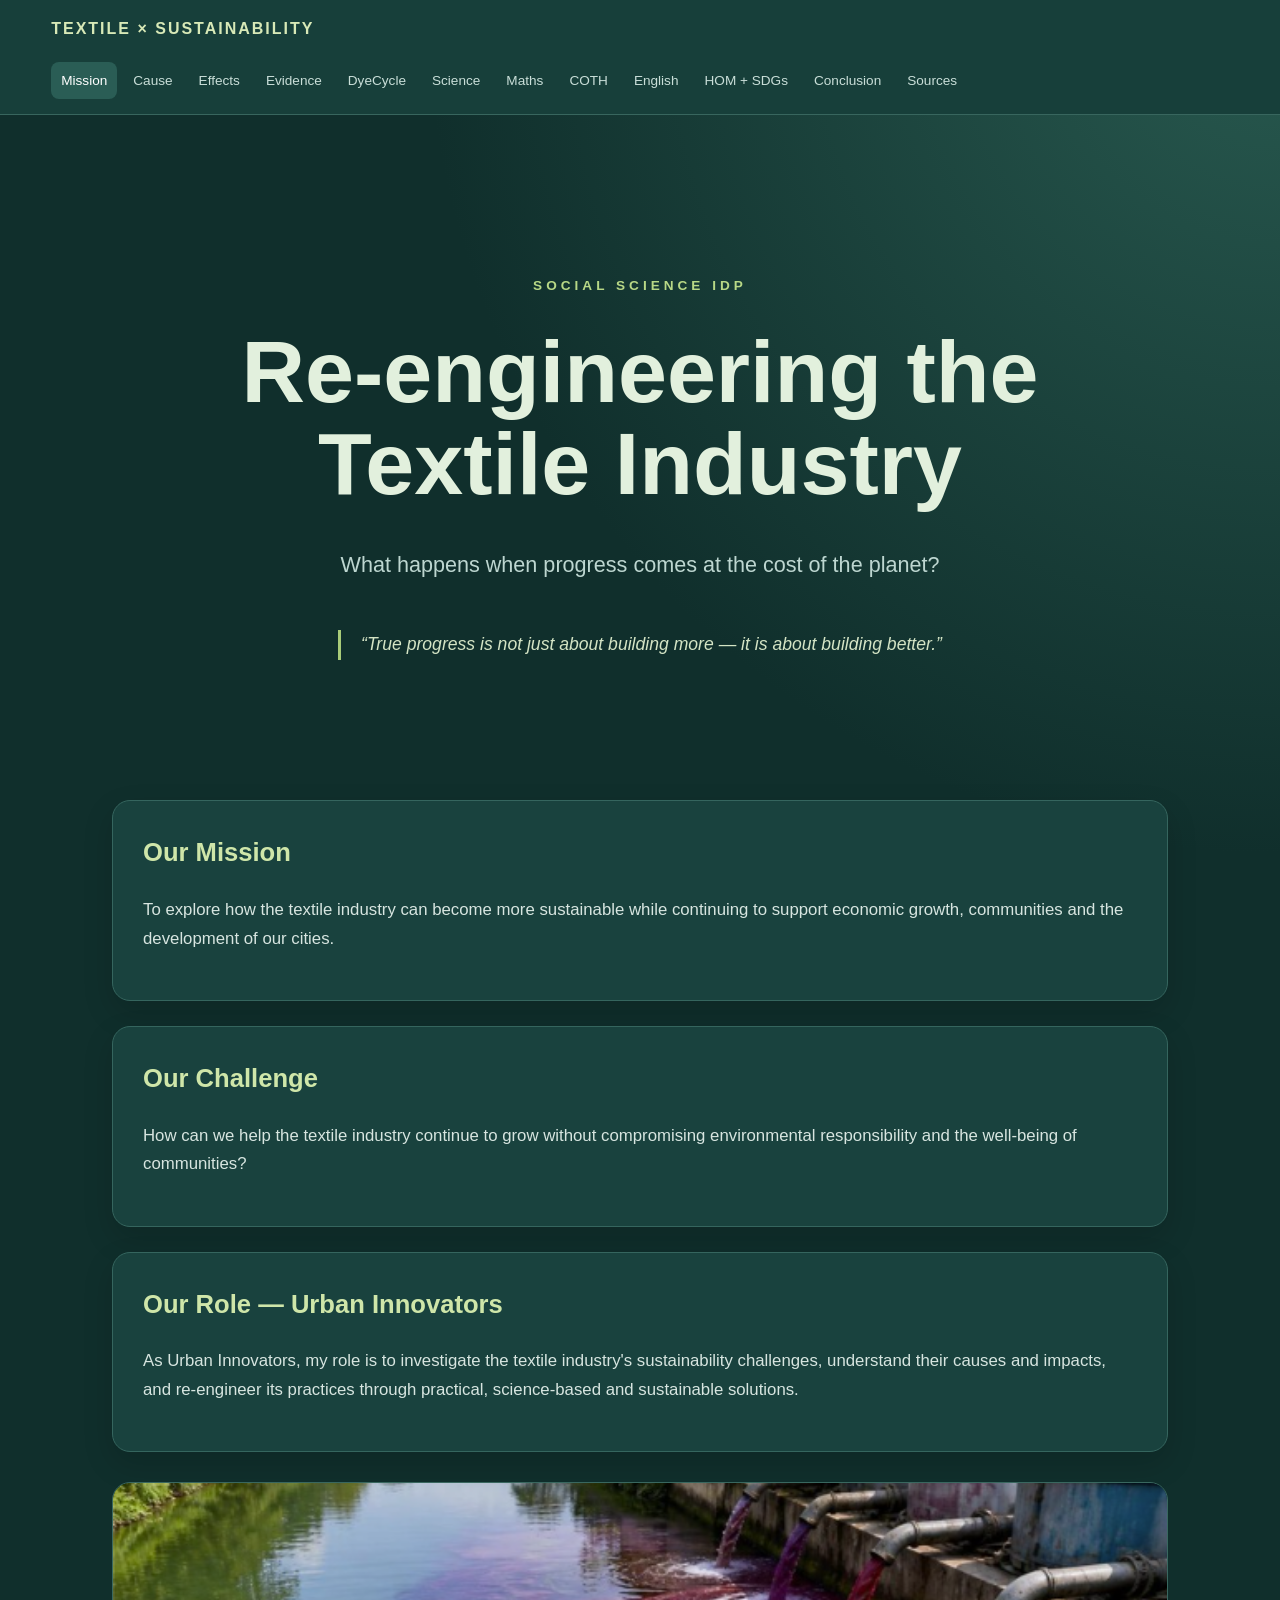
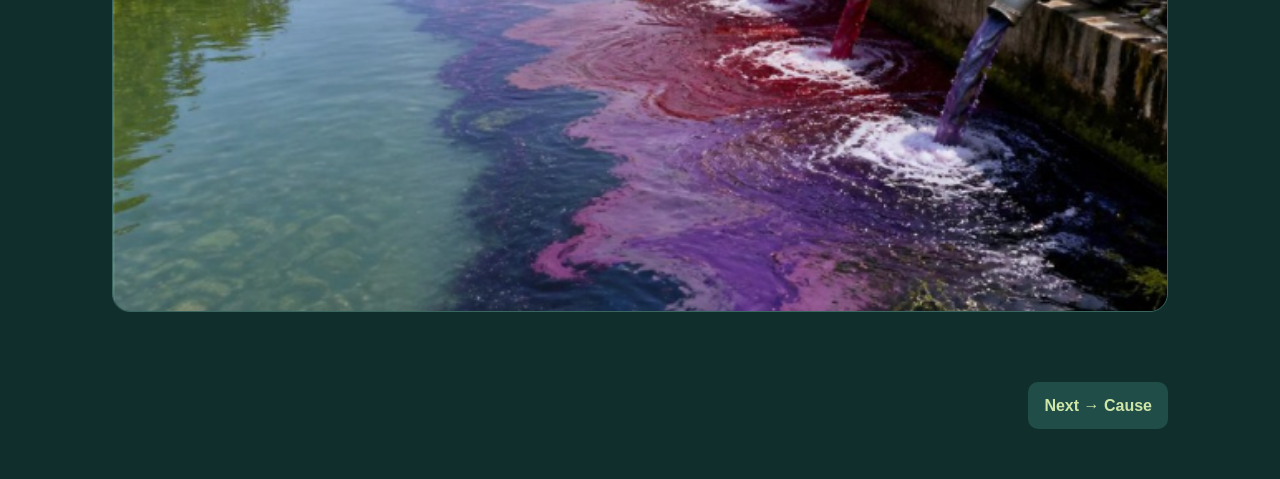
<file: index.html>
<!DOCTYPE html>
<html lang="en">
<head>

    <title>Re-engineering the Textile Industry</title>

    <link rel="stylesheet" href="style.css">
</head>

<body>

    <!-- Navigation Bar -->
    <nav>
        <div class="logo">TEXTILE × SUSTAINABILITY</div>

        <div class="nav-links">
            <a href="index.html" class="active">Mission</a>
            <a href="cause.html">Cause</a>
            <a href="effects.html">Effects</a>
            <a href="evidence.html">Evidence</a>
            <a href="solution.html">DyeCycle</a>
            <a href="science.html">Science</a>
            <a href="maths.html">Maths</a>
            <a href="coth.html">COTH</a>
            <a href="english.html">English</a>
            <a href="hom.html">HOM + SDGs</a>
            <a href="conclusion.html">Conclusion</a>
            <a href="sources.html">Sources</a>
        </div>
    </nav>


    <!-- Main Content -->
    <main>

        <!-- Hero Section -->
        <section class="hero">

            <p class="small-heading">SOCIAL SCIENCE IDP</p>

            <h1>
                Re-engineering the<br>
                Textile Industry
            </h1>

            <p class="question">
                What happens when progress comes at the cost of the planet?
            </p>

            <div class="quote">
                “True progress is not just about building more —
                it is about building better.”
            </div>

        </section>


        <!-- Mission -->
        <section class="content-card">

            <h2>Our Mission</h2>

            <p>
                To explore how the textile industry can become more sustainable
                while continuing to support economic growth, communities and
                the development of our cities.
            </p>

        </section>


        <!-- Challenge -->
        <section class="content-card">

            <h2>Our Challenge</h2>

            <p>
                How can we help the textile industry continue to grow without
                compromising environmental responsibility and the well-being
                of communities?
            </p>

        </section>


        <!-- Role -->
        <section class="content-card">

            <h2>Our Role — Urban Innovators</h2>

            <p>
                As Urban Innovators, my role is to investigate the textile
                industry's sustainability challenges, understand their causes
                and impacts, and re-engineer its practices through practical,
                science-based and sustainable solutions.
            </p>

        </section>


        <!-- Textile Image -->
        <section class="image-section">

            <img
                src="textile-industry.png"
                alt="Textile industry and sustainability"
            >

        </section>

    </main>


    <!-- Footer -->
    <footer>

        <a href="cause.html">
            Next → Cause
        </a>

    </footer>

</body>
</html>
</file>
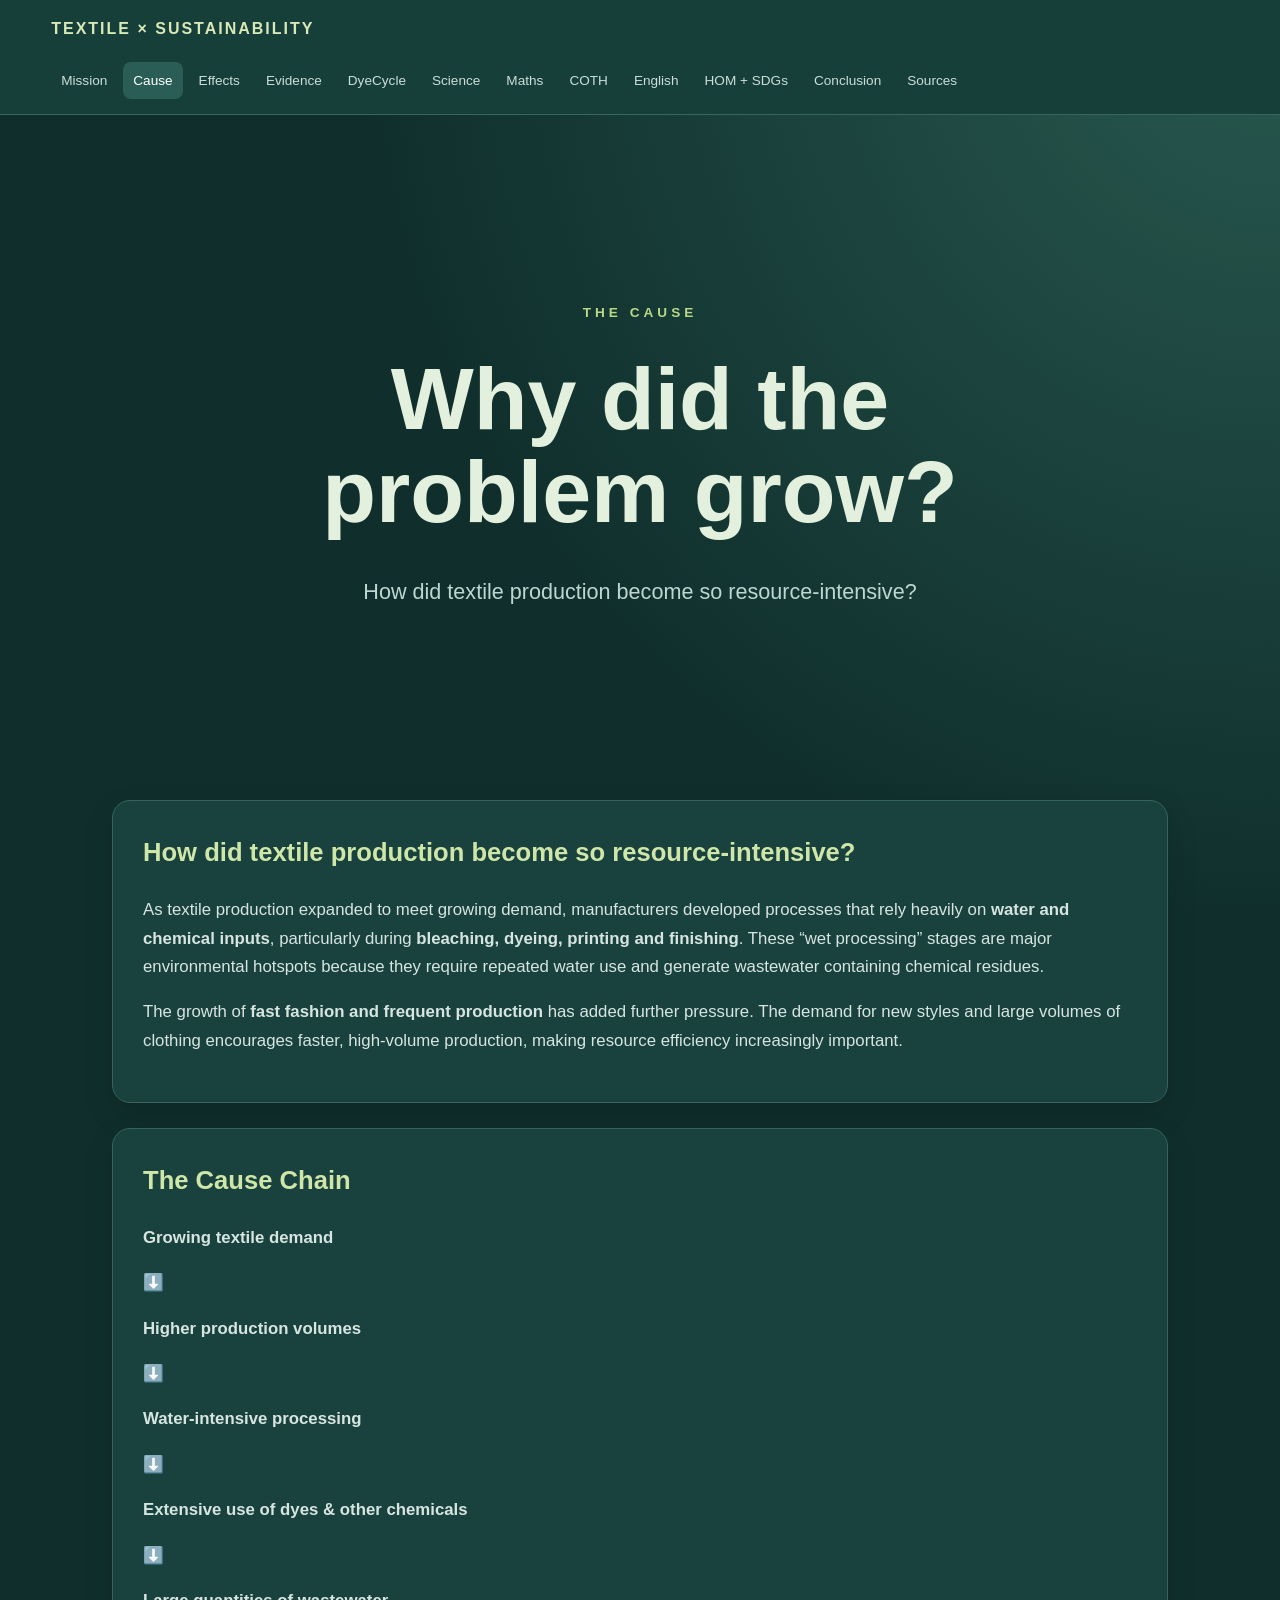
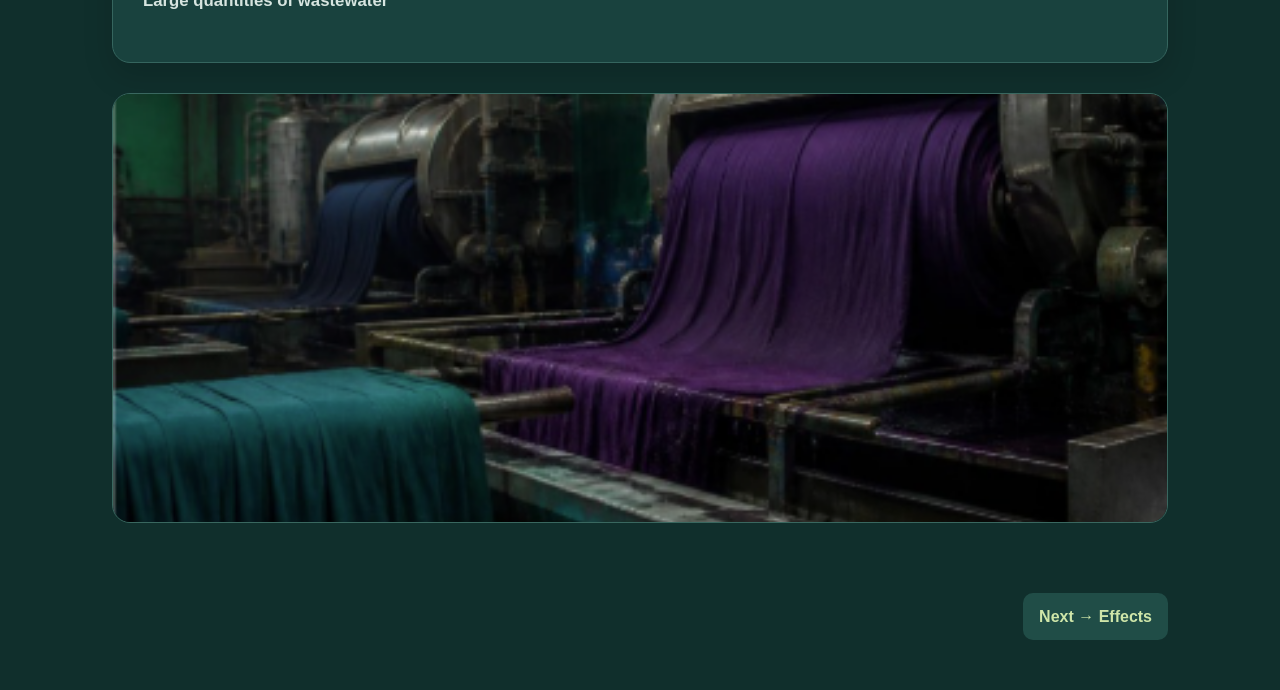
<file: cause.html>
<!DOCTYPE html>
<html lang="en">
<head>

    <title>Cause — Textile Sustainability</title>

    <link rel="stylesheet" href="style.css">
</head>

<body>

    <!-- Navigation Bar -->
    <nav>
        <div class="logo">TEXTILE × SUSTAINABILITY</div>

        <div class="nav-links">
            <a href="index.html">Mission</a>
            <a href="cause.html" class="active">Cause</a>
            <a href="effects.html">Effects</a>
            <a href="evidence.html">Evidence</a>
            <a href="solution.html">DyeCycle</a>
            <a href="science.html">Science</a>
            <a href="maths.html">Maths</a>
            <a href="coth.html">COTH</a>
            <a href="english.html">English</a>
            <a href="hom.html">HOM + SDGs</a>
            <a href="conclusion.html">Conclusion</a>
            <a href="sources.html">Sources</a>
        </div>
    </nav>


    <!-- Main Content -->
    <main>

        <!-- Page Heading -->
        <section class="hero">

            <p class="small-heading">THE CAUSE</p>

            <h1>
                Why did the<br>
                problem grow?
            </h1>

            <p class="question">
                How did textile production become so resource-intensive?
            </p>

        </section>


        <!-- Resource Intensive Production -->
        <section class="content-card">

            <h2>How did textile production become so resource-intensive?</h2>

            <p>
                As textile production expanded to meet growing demand,
                manufacturers developed processes that rely heavily on
                <strong>water and chemical inputs</strong>, particularly during
                <strong>bleaching, dyeing, printing and finishing</strong>.
                These “wet processing” stages are major environmental hotspots
                because they require repeated water use and generate wastewater
                containing chemical residues.
            </p>

            <p>
                The growth of <strong>fast fashion and frequent production</strong>
                has added further pressure. The demand for new styles and large
                volumes of clothing encourages faster, high-volume production,
                making resource efficiency increasingly important.
            </p>

        </section>


        <!-- Cause Chain -->
        <section class="content-card">

            <h2>The Cause Chain</h2>

            <p>
                <strong>Growing textile demand</strong>
            </p>

            <p>⬇️</p>

            <p>
                <strong>Higher production volumes</strong>
            </p>

            <p>⬇️</p>

            <p>
                <strong>Water-intensive processing</strong>
            </p>

            <p>⬇️</p>

            <p>
                <strong>Extensive use of dyes & other chemicals</strong>
            </p>

            <p>⬇️</p>

            <p>
                <strong>Large quantities of wastewater</strong>
            </p>

        </section>


        <!-- Cause Image -->
        <section class="image-section">

            <img
                src="Textile Wet Processing.png"
                alt="Textile production and wet processing"
            >

        </section>

    </main>


    <!-- Footer -->
    <footer>

        <a href="effects.html">
            Next → Effects
        </a>
    </footer>

</body>
</html>
</file>
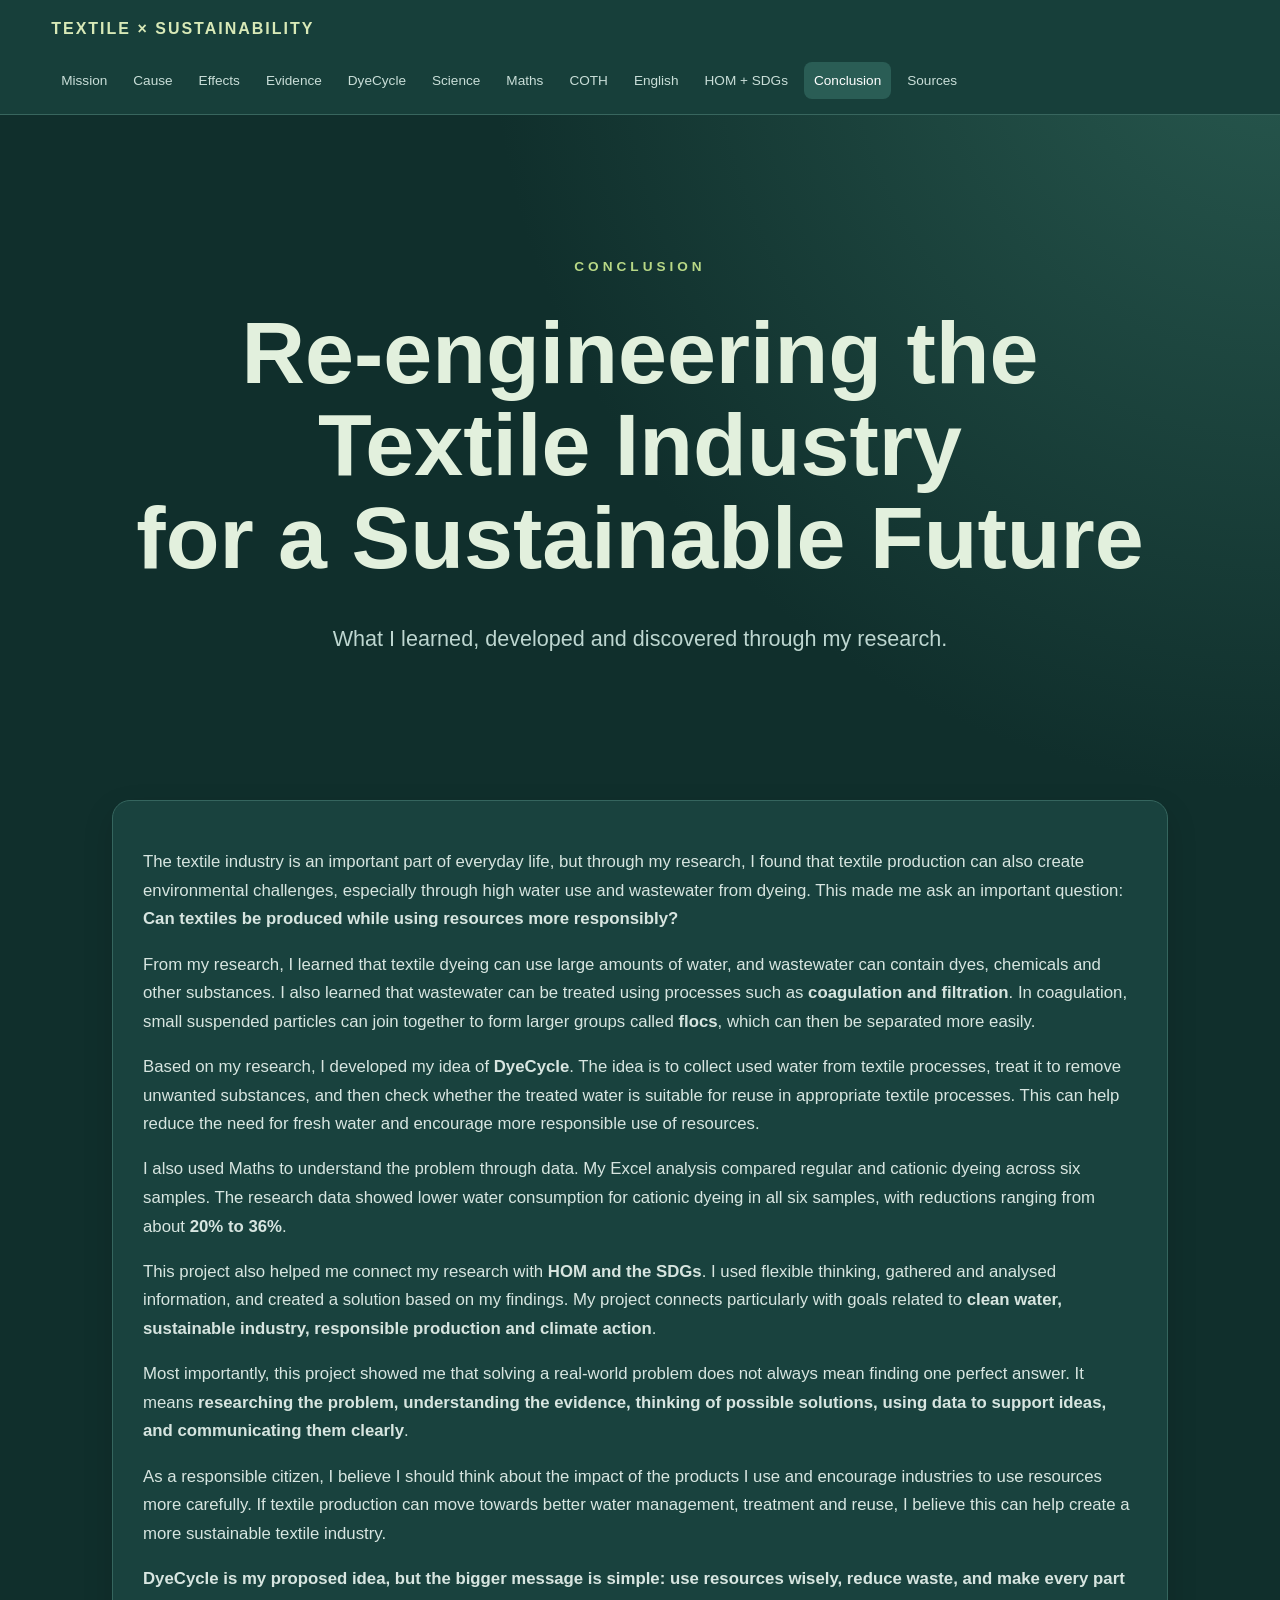
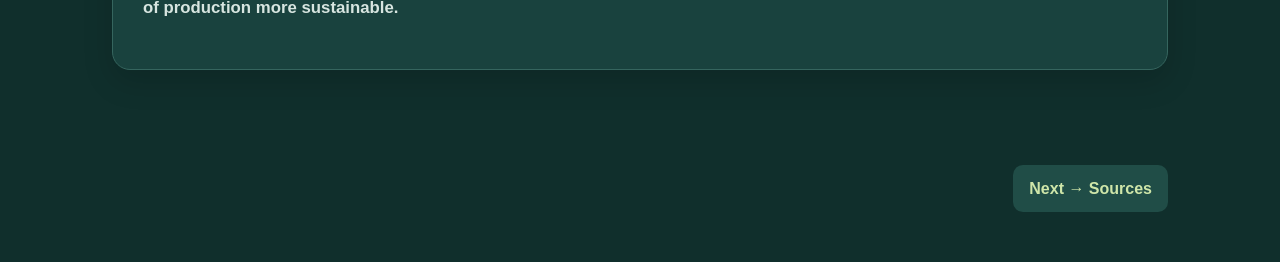
<file: conclusion.html>
<!DOCTYPE html>
<html lang="en">
<head>

    <title>Conclusion — Textile Sustainability</title>

    <link rel="stylesheet" href="style.css">

</head>

<body>

    <!-- Navigation Bar -->
    <nav>

        <div class="logo">TEXTILE × SUSTAINABILITY</div>

        <div class="nav-links">

            <a href="index.html">Mission</a>
            <a href="cause.html">Cause</a>
            <a href="effects.html">Effects</a>
            <a href="evidence.html">Evidence</a>
            <a href="solution.html">DyeCycle</a>
            <a href="science.html">Science</a>
            <a href="maths.html">Maths</a>
            <a href="coth.html">COTH</a>
            <a href="english.html">English</a>
            <a href="hom.html">HOM + SDGs</a>
            <a href="conclusion.html" class="active">Conclusion</a>
            <a href="sources.html">Sources</a>

        </div>

    </nav>


    <!-- Main Content -->
    <main>


        <!-- Page Heading -->
        <section class="hero">

            <p class="small-heading">CONCLUSION</p>

            <h1>
                Re-engineering the Textile Industry<br>
                for a Sustainable Future
            </h1>

            <p class="question">
                What I learned, developed and discovered through my research.
            </p>

        </section>


        <!-- Conclusion -->
        <section class="content-card">

            <p>
                The textile industry is an important part of everyday life,
                but through my research, I found that textile production can
                also create environmental challenges, especially through high
                water use and wastewater from dyeing. This made me ask an
                important question: <strong>Can textiles be produced while
                using resources more responsibly?</strong>
            </p>

            <p>
                From my research, I learned that textile dyeing can use large
                amounts of water, and wastewater can contain dyes, chemicals
                and other substances. I also learned that wastewater can be
                treated using processes such as <strong>coagulation and
                filtration</strong>. In coagulation, small suspended particles
                can join together to form larger groups called
                <strong>flocs</strong>, which can then be separated more easily.
            </p>

            <p>
                Based on my research, I developed my idea of
                <strong>DyeCycle</strong>. The idea is to collect used water
                from textile processes, treat it to remove unwanted substances,
                and then check whether the treated water is suitable for reuse
                in appropriate textile processes. This can help reduce the need
                for fresh water and encourage more responsible use of resources.
            </p>

            <p>
                I also used Maths to understand the problem through data. My
                Excel analysis compared regular and cationic dyeing across six
                samples. The research data showed lower water consumption for
                cationic dyeing in all six samples, with reductions ranging
                from about <strong>20% to 36%</strong>.
            </p>

            <p>
                This project also helped me connect my research with
                <strong>HOM and the SDGs</strong>. I used flexible thinking,
                gathered and analysed information, and created a solution based
                on my findings. My project connects particularly with goals
                related to <strong>clean water, sustainable industry,
                responsible production and climate action</strong>.
            </p>

            <p>
                Most importantly, this project showed me that solving a
                real-world problem does not always mean finding one perfect
                answer. It means <strong>researching the problem, understanding
                the evidence, thinking of possible solutions, using data to
                support ideas, and communicating them clearly</strong>.
            </p>

            <p>
                As a responsible citizen, I believe I should think about the
                impact of the products I use and encourage industries to use
                resources more carefully. If textile production can move
                towards better water management, treatment and reuse, I believe
                this can help create a more sustainable textile industry.
            </p>

            <p>
                <strong>DyeCycle is my proposed idea, but the bigger message
                is simple: use resources wisely, reduce waste, and make every
                part of production more sustainable.</strong>
            </p>

        </section>


    </main>


    <!-- Footer -->
    <footer>

        <a href="sources.html">
            Next → Sources
        </a>

    </footer>

</body>
</html>
</file>
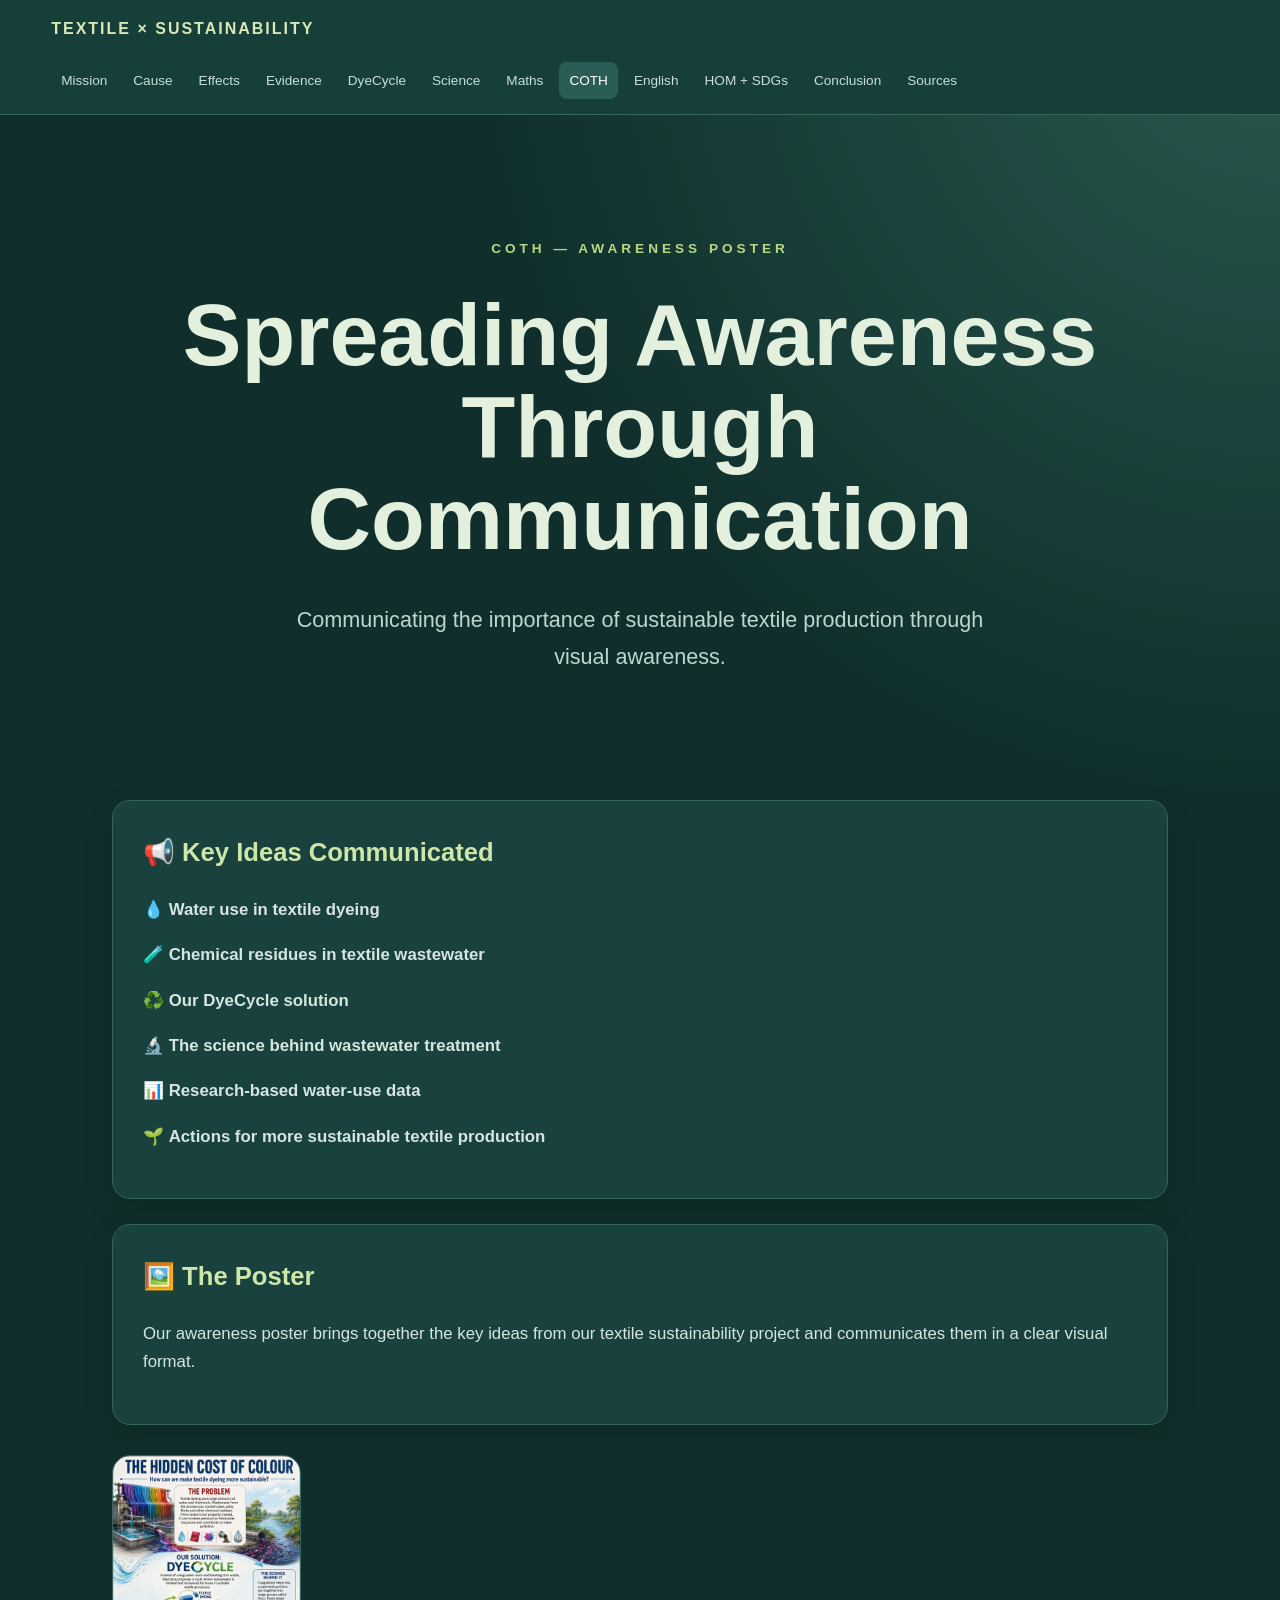
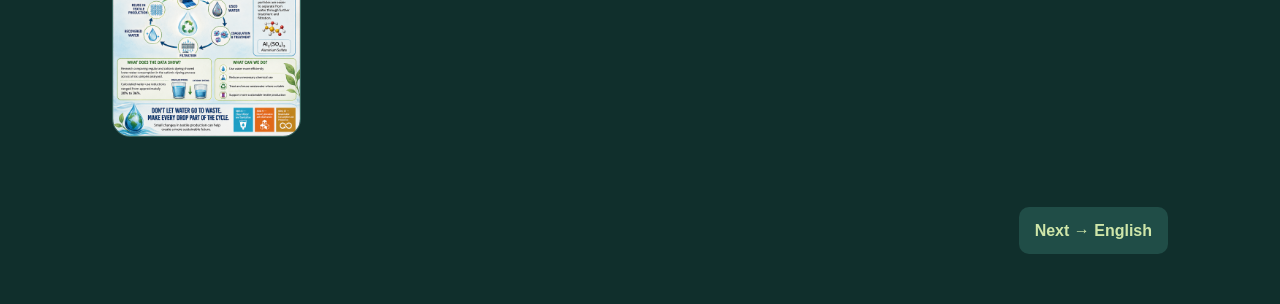
<file: coth.html>
<!DOCTYPE html>
<html lang="en">
<head>

    <title>COTH — Awareness Poster</title>

    <link rel="stylesheet" href="style.css">

</head>

<body>

    <!-- Navigation Bar -->
    <nav>

        <div class="logo">TEXTILE × SUSTAINABILITY</div>

        <div class="nav-links">

            <a href="index.html">Mission</a>
            <a href="cause.html">Cause</a>
            <a href="effects.html">Effects</a>
            <a href="evidence.html">Evidence</a>
            <a href="solution.html">DyeCycle</a>
            <a href="science.html">Science</a>
            <a href="maths.html">Maths</a>
            <a href="coth.html" class="active">COTH</a>
            <a href="english.html">English</a>
            <a href="hom.html">HOM + SDGs</a>
            <a href="conclusion.html">Conclusion</a>
            <a href="sources.html">Sources</a>

        </div>

    </nav>


    <!-- Main Content -->
    <main>


        <!-- Page Heading -->
        <section class="hero">

            <p class="small-heading">COTH — AWARENESS POSTER</p>

            <h1>
                Spreading Awareness<br>
                Through Communication
            </h1>

            <p class="question">
                Communicating the importance of sustainable textile production
                through visual awareness.
            </p>

        </section>


        <!-- Key Ideas -->
        <section class="content-card">

            <h2>📢 Key Ideas Communicated</h2>

            <p>
                💧 <strong>Water use in textile dyeing</strong>
            </p>

            <p>
                🧪 <strong>Chemical residues in textile wastewater</strong>
            </p>

            <p>
                ♻️ <strong>Our DyeCycle solution</strong>
            </p>

            <p>
                🔬 <strong>The science behind wastewater treatment</strong>
            </p>

            <p>
                📊 <strong>Research-based water-use data</strong>
            </p>

            <p>
                🌱 <strong>Actions for more sustainable textile production</strong>
            </p>

        </section>


        <!-- Poster -->
        <section class="content-card">

            <h2>🖼️ The Poster</h2>

            <p>
                Our awareness poster brings together the key ideas from
                our textile sustainability project and communicates them
                in a clear visual format.
            </p>

        </section>


        <!-- Poster Image -->
<section class="image-section" style="text-align: center;">

    <img
        src="Poster.png"
        alt="Textile sustainability awareness poster"
        style="width: 5cm; height: auto;"
    >

</section>


    </main>


    <!-- Footer -->
    <footer>

        <a href="english.html">
            Next → English
        </a>

    </footer>

</body>
</html>
</file>
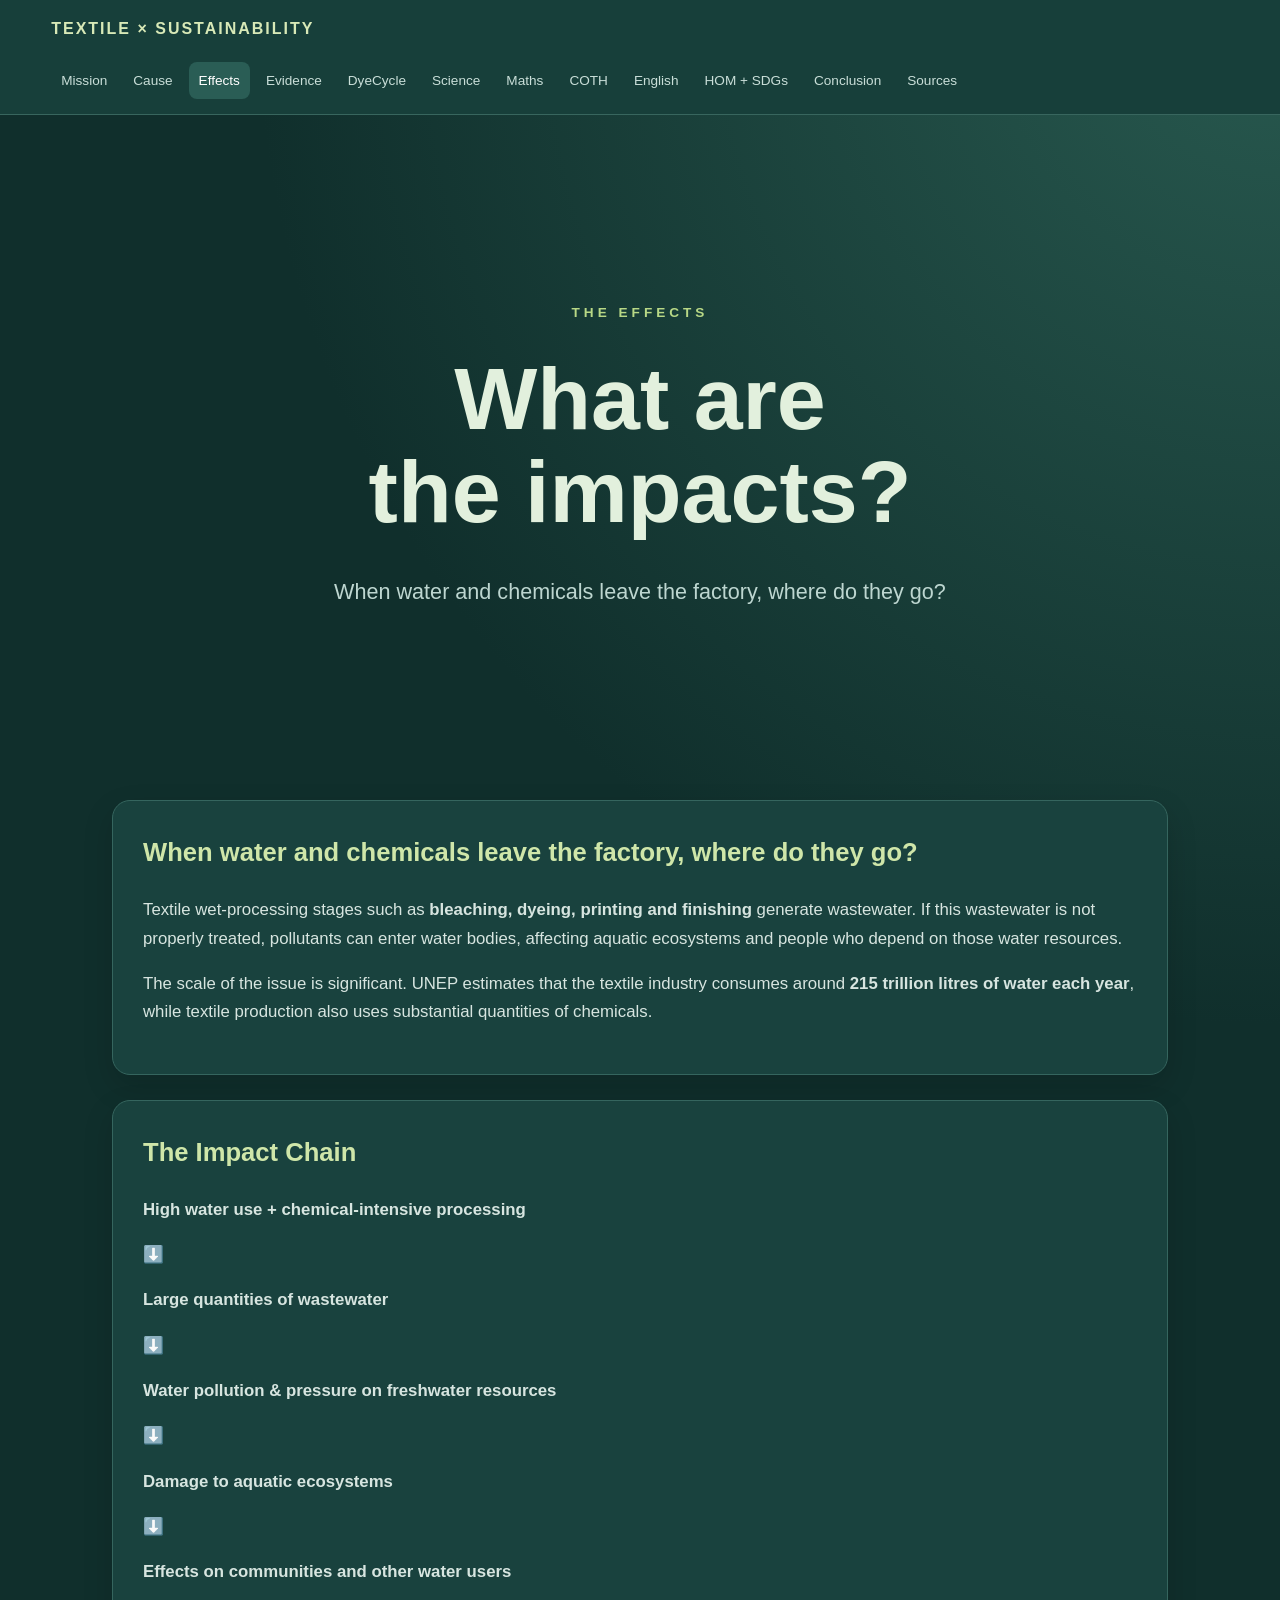
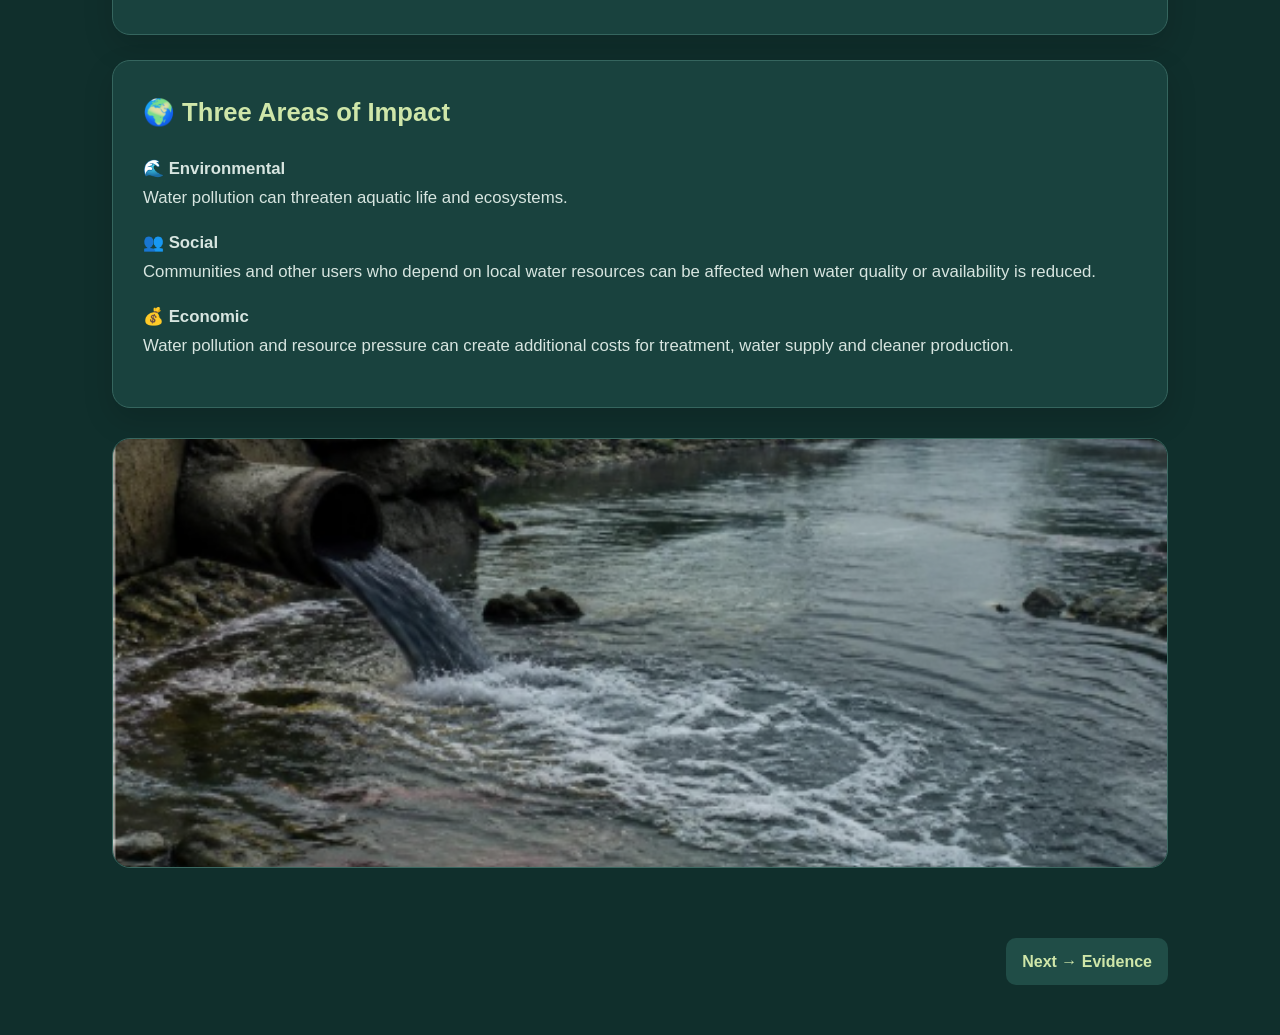
<file: effects.html>
<!DOCTYPE html>
<html lang="en">
<head>

    <title>Effects — Textile Sustainability</title>

    <link rel="stylesheet" href="style.css">
</head>

<body>

    <!-- Navigation Bar -->
    <nav>
        <div class="logo">TEXTILE × SUSTAINABILITY</div>

        <div class="nav-links">
            <a href="index.html">Mission</a>
            <a href="cause.html">Cause</a>
            <a href="effects.html" class="active">Effects</a>
            <a href="evidence.html">Evidence</a>
            <a href="solution.html">DyeCycle</a>
            <a href="science.html">Science</a>
            <a href="maths.html">Maths</a>
            <a href="coth.html">COTH</a>
            <a href="english.html">English</a>
            <a href="hom.html">HOM + SDGs</a>
            <a href="conclusion.html">Conclusion</a>
            <a href="sources.html">Sources</a>
        </div>
    </nav>


    <!-- Main Content -->
    <main>

        <!-- Page Heading -->
        <section class="hero">

            <p class="small-heading">THE EFFECTS</p>

            <h1>
                What are<br>
                the impacts?
            </h1>

            <p class="question">
                When water and chemicals leave the factory, where do they go?
            </p>

        </section>


        <!-- Main Impact -->
        <section class="content-card">

            <h2>When water and chemicals leave the factory, where do they go?</h2>

            <p>
                Textile wet-processing stages such as
                <strong>bleaching, dyeing, printing and finishing</strong>
                generate wastewater. If this wastewater is not properly
                treated, pollutants can enter water bodies, affecting
                aquatic ecosystems and people who depend on those
                water resources.
            </p>

            <p>
                The scale of the issue is significant. UNEP estimates that
                the textile industry consumes around
                <strong>215 trillion litres of water each year</strong>,
                while textile production also uses substantial quantities
                of chemicals.
            </p>

        </section>


        <!-- Impact Chain -->
        <section class="content-card">

            <h2>The Impact Chain</h2>

            <p>
                <strong>High water use + chemical-intensive processing</strong>
            </p>

            <p>⬇️</p>

            <p>
                <strong>Large quantities of wastewater</strong>
            </p>

            <p>⬇️</p>

            <p>
                <strong>Water pollution & pressure on freshwater resources</strong>
            </p>

            <p>⬇️</p>

            <p>
                <strong>Damage to aquatic ecosystems</strong>
            </p>

            <p>⬇️</p>

            <p>
                <strong>Effects on communities and other water users</strong>
            </p>

        </section>


        <!-- Three Areas of Impact -->
        <section class="content-card">

            <h2>🌍 Three Areas of Impact</h2>

            <p>
                <strong>🌊 Environmental</strong><br>
                Water pollution can threaten aquatic life and ecosystems.
            </p>

            <p>
                <strong>👥 Social</strong><br>
                Communities and other users who depend on local water
                resources can be affected when water quality or availability
                is reduced.
            </p>

            <p>
                <strong>💰 Economic</strong><br>
                Water pollution and resource pressure can create additional
                costs for treatment, water supply and cleaner production.
            </p>

        </section>


        <!-- Effects Image -->
        <section class="image-section">

            <img
                src="Textile Water Pollution.png"
                alt="Environmental impacts of textile production"
            >

        </section>

    </main>


    <!-- Footer -->
    <footer>

        <a href="evidence.html">
            Next → Evidence
        </a>

    </footer>

</body>
</html>
</file>
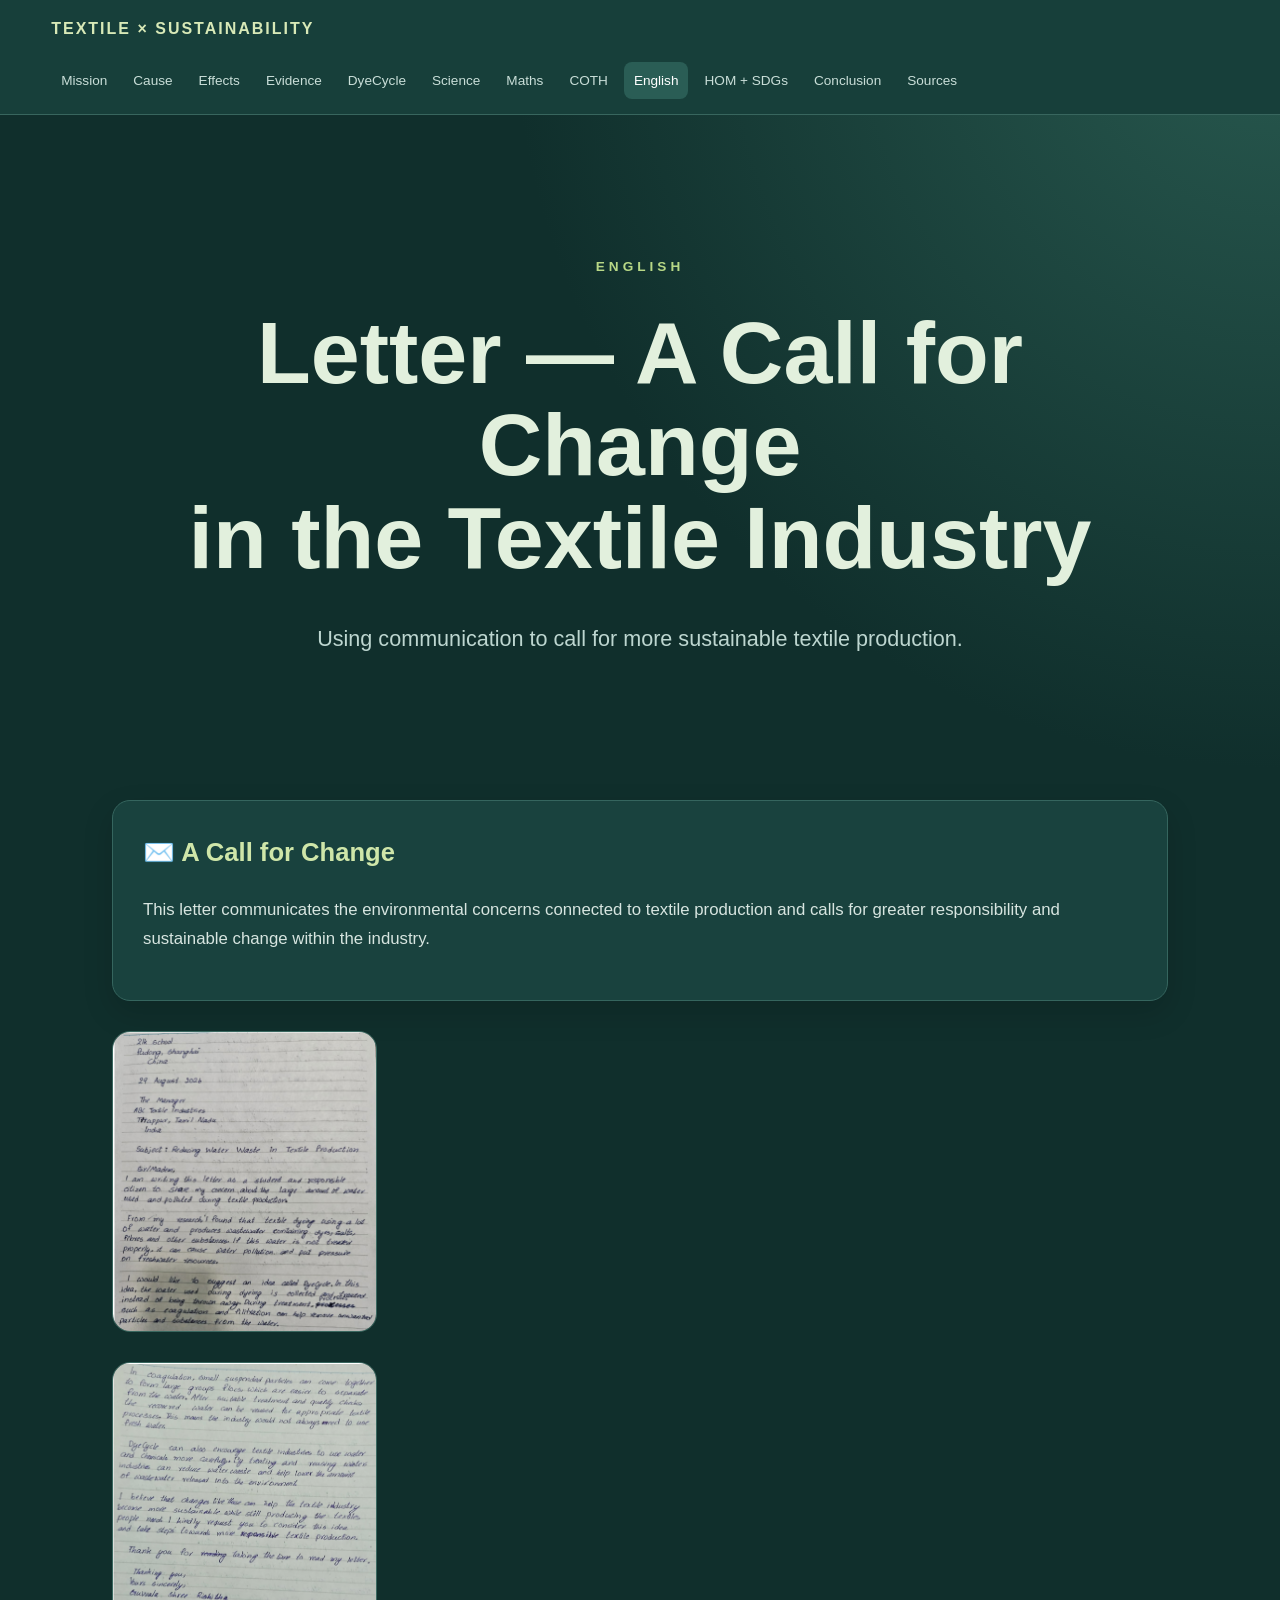
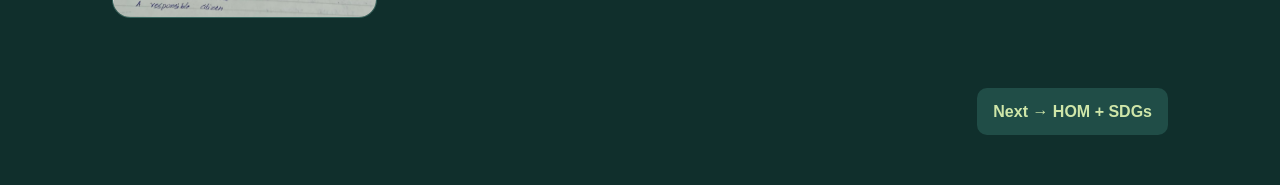
<file: english.html>
<!DOCTYPE html>
<html lang="en">
<head>

    <title>English — A Call for Change</title>

    <link rel="stylesheet" href="style.css">

</head>

<body>

    <!-- Navigation Bar -->
    <nav>

        <div class="logo">TEXTILE × SUSTAINABILITY</div>

        <div class="nav-links">

            <a href="index.html">Mission</a>
            <a href="cause.html">Cause</a>
            <a href="effects.html">Effects</a>
            <a href="evidence.html">Evidence</a>
            <a href="solution.html">DyeCycle</a>
            <a href="science.html">Science</a>
            <a href="maths.html">Maths</a>
            <a href="coth.html">COTH</a>
            <a href="english.html" class="active">English</a>
            <a href="hom.html">HOM + SDGs</a>
            <a href="conclusion.html">Conclusion</a>
            <a href="sources.html">Sources</a>

        </div>

    </nav>


    <!-- Main Content -->
    <main>


        <!-- Page Heading -->
        <section class="hero">

            <p class="small-heading">ENGLISH</p>

            <h1>
                Letter — A Call for Change<br>
                in the Textile Industry
            </h1>

            <p class="question">
                Using communication to call for more sustainable
                textile production.
            </p>

        </section>


        <!-- Letter Introduction -->
        <section class="content-card">

            <h2>✉️ A Call for Change</h2>

            <p>
                This letter communicates the environmental concerns connected
                to textile production and calls for greater responsibility
                and sustainable change within the industry.
            </p>

        </section>


        <!-- Letter Image 1 -->
        <section class="image-section" style="text-align: center;">

            <img
                src="Letter image 1.png"
                alt="Letter — A Call for Change in the Textile Industry, page 1"
                style="width: 7cm; height: auto;"
            >

        </section>


        <!-- Letter Image 2 -->
        <section class="image-section" style="text-align: center; margin-top: 30px;">

            <img
                src="Letter image 2.png"
                alt="Letter — A Call for Change in the Textile Industry, page 2"
                style="width: 7cm; height: auto;"
            >

        </section>


    </main>


    <!-- Footer -->
    <footer>

        <a href="hom.html">
            Next → HOM + SDGs
        </a>

    </footer>

</body>
</html>
</file>
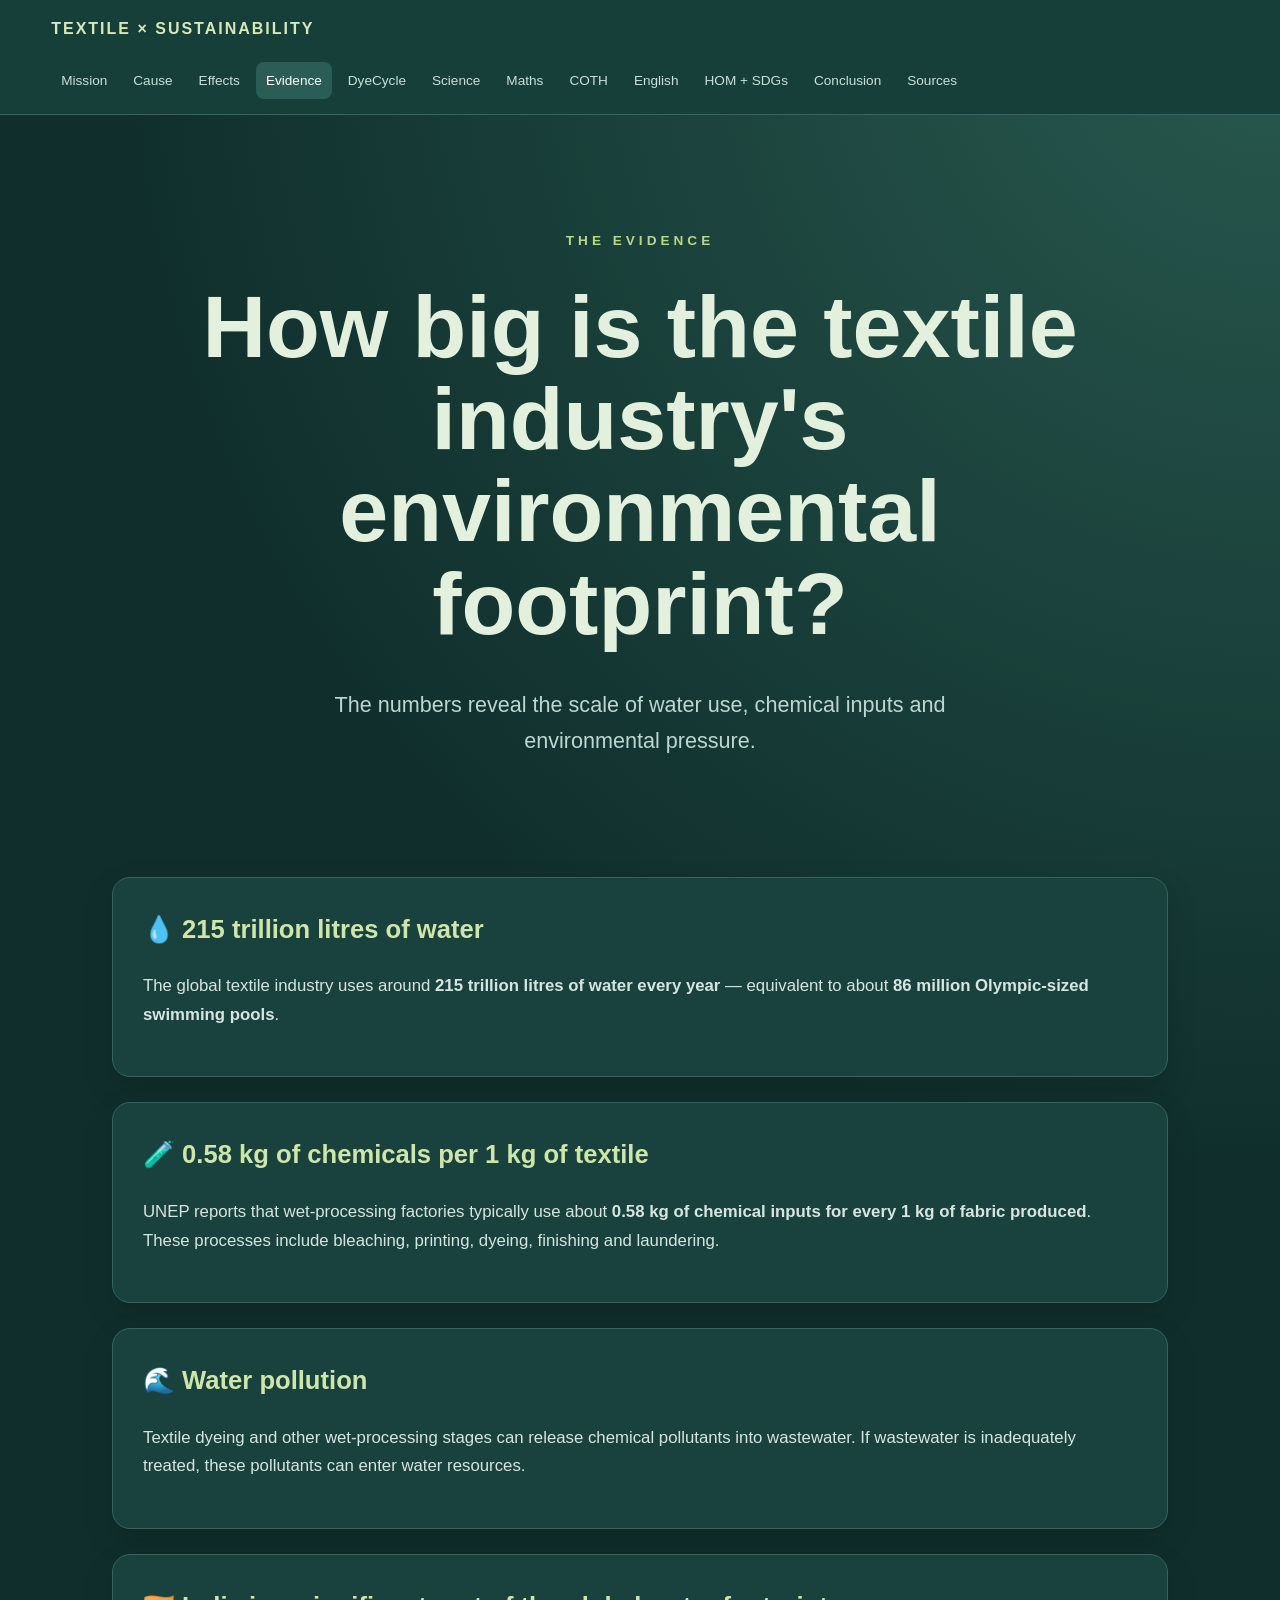
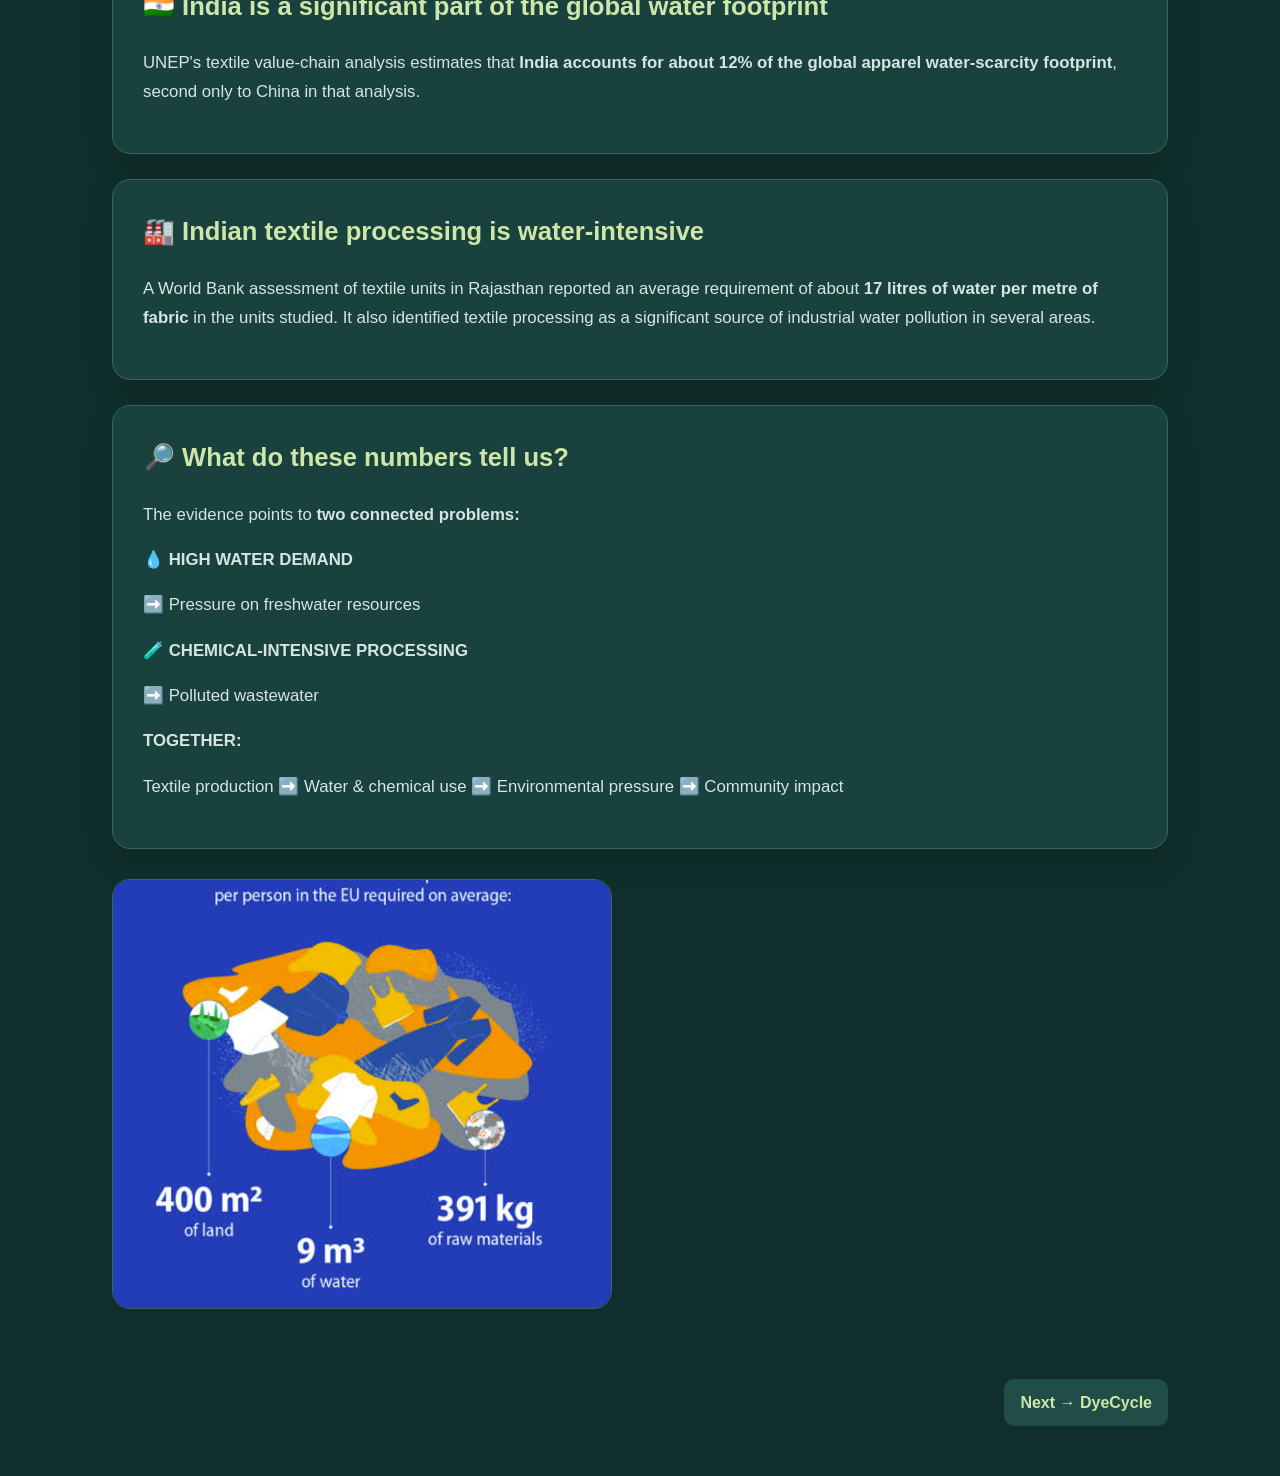
<file: evidence.html>
<!DOCTYPE html>
<html lang="en">
<head>

    <title>Evidence — Textile Sustainability</title>

    <link rel="stylesheet" href="style.css">
</head>

<body>

    <!-- Navigation Bar -->
    <nav>
        <div class="logo">TEXTILE × SUSTAINABILITY</div>

        <div class="nav-links">
            <a href="index.html">Mission</a>
            <a href="cause.html">Cause</a>
            <a href="effects.html">Effects</a>
            <a href="evidence.html" class="active">Evidence</a>
            <a href="solution.html">DyeCycle</a>
            <a href="science.html">Science</a>
            <a href="maths.html">Maths</a>
            <a href="coth.html">COTH</a>
            <a href="english.html">English</a>
            <a href="hom.html">HOM + SDGs</a>
            <a href="conclusion.html">Conclusion</a>
            <a href="sources.html">Sources</a>
        </div>
    </nav>


    <!-- Main Content -->
    <main>

        <!-- Page Heading -->
        <section class="hero">

            <p class="small-heading">THE EVIDENCE</p>

            <h1>
                How big is the textile<br>
                industry's environmental footprint?
            </h1>

            <p class="question">
                The numbers reveal the scale of water use, chemical inputs
                and environmental pressure.
            </p>

        </section>


        <!-- Water -->
        <section class="content-card">

            <h2>💧 215 trillion litres of water</h2>

            <p>
                The global textile industry uses around
                <strong>215 trillion litres of water every year</strong> —
                equivalent to about <strong>86 million Olympic-sized
                swimming pools</strong>.
            </p>

        </section>


        <!-- Chemicals -->
        <section class="content-card">

            <h2>🧪 0.58 kg of chemicals per 1 kg of textile</h2>

            <p>
                UNEP reports that wet-processing factories typically use
                about <strong>0.58 kg of chemical inputs for every 1 kg of
                fabric produced</strong>. These processes include bleaching,
                printing, dyeing, finishing and laundering.
            </p>

        </section>


        <!-- Water Pollution -->
        <section class="content-card">

            <h2>🌊 Water pollution</h2>

            <p>
                Textile dyeing and other wet-processing stages can release
                chemical pollutants into wastewater. If wastewater is
                inadequately treated, these pollutants can enter water
                resources.
            </p>

        </section>


        <!-- India -->
        <section class="content-card">

            <h2>🇮🇳 India is a significant part of the global water footprint</h2>

            <p>
                UNEP's textile value-chain analysis estimates that
                <strong>India accounts for about 12% of the global apparel
                water-scarcity footprint</strong>, second only to China in
                that analysis.
            </p>

        </section>


        <!-- Indian Textile Processing -->
        <section class="content-card">

            <h2>🏭 Indian textile processing is water-intensive</h2>

            <p>
                A World Bank assessment of textile units in Rajasthan reported
                an average requirement of about <strong>17 litres of water
                per metre of fabric</strong> in the units studied. It also
                identified textile processing as a significant source of
                industrial water pollution in several areas.
            </p>

        </section>


        <!-- What Numbers Tell Us -->
        <section class="content-card">

            <h2>🔎 What do these numbers tell us?</h2>

            <p>
                The evidence points to <strong>two connected problems:</strong>
            </p>

            <p>
                <strong>💧 HIGH WATER DEMAND</strong>
            </p>

            <p>
                ➡️ Pressure on freshwater resources
            </p>

            <p>
                <strong>🧪 CHEMICAL-INTENSIVE PROCESSING</strong>
            </p>

            <p>
                ➡️ Polluted wastewater
            </p>

            <p>
                <strong>TOGETHER:</strong>
            </p>

            <p>
                Textile production
                ➡️ Water & chemical use
                ➡️ Environmental pressure
                ➡️ Community impact
            </p>

        </section>


        <!-- Evidence Image -->
        <section class="image-section">

            <img
    src="Evidence.png"
    alt="The impact of textile production and waste on the environment"
    style="width: 500px; height: auto;"
>

        </section>

    </main>


    <!-- Footer -->
    <footer>

        <a href="solution.html">
            Next → DyeCycle
        </a>

    </footer>

</body>
</html>
</file>
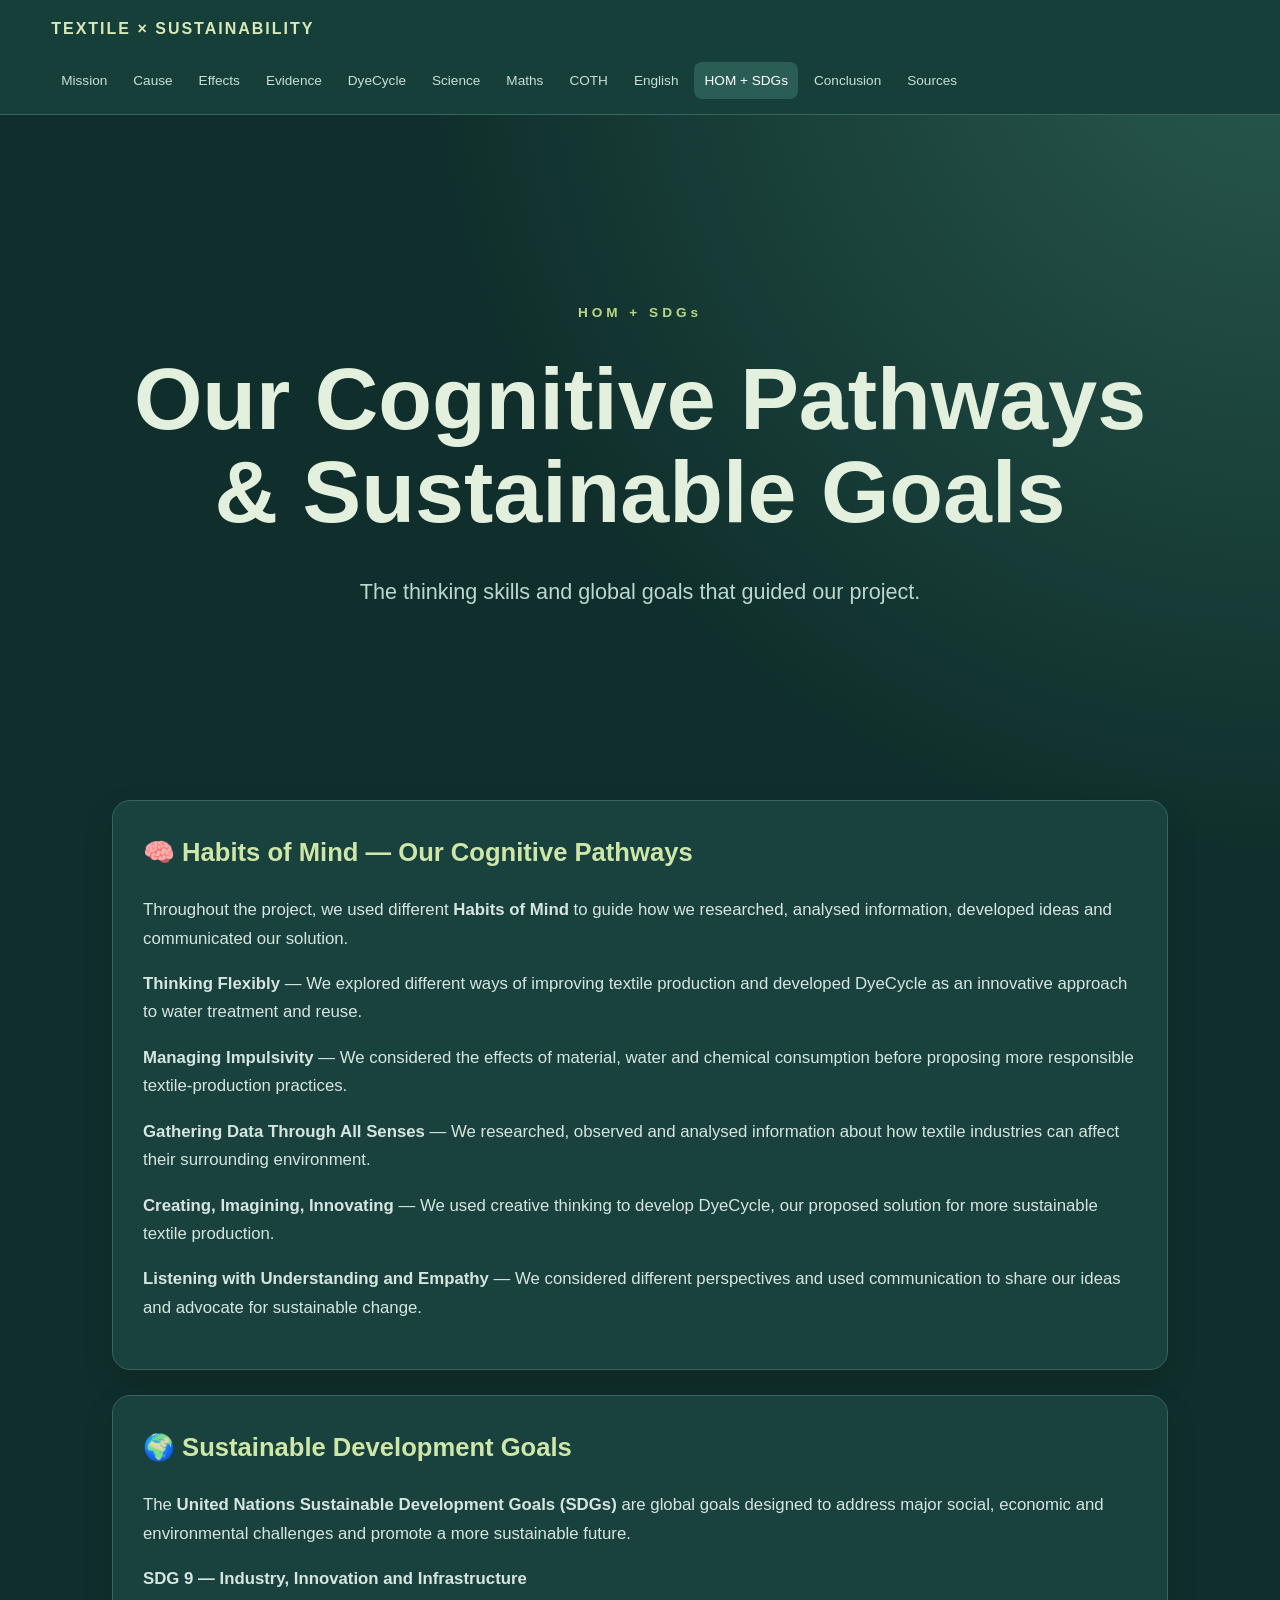
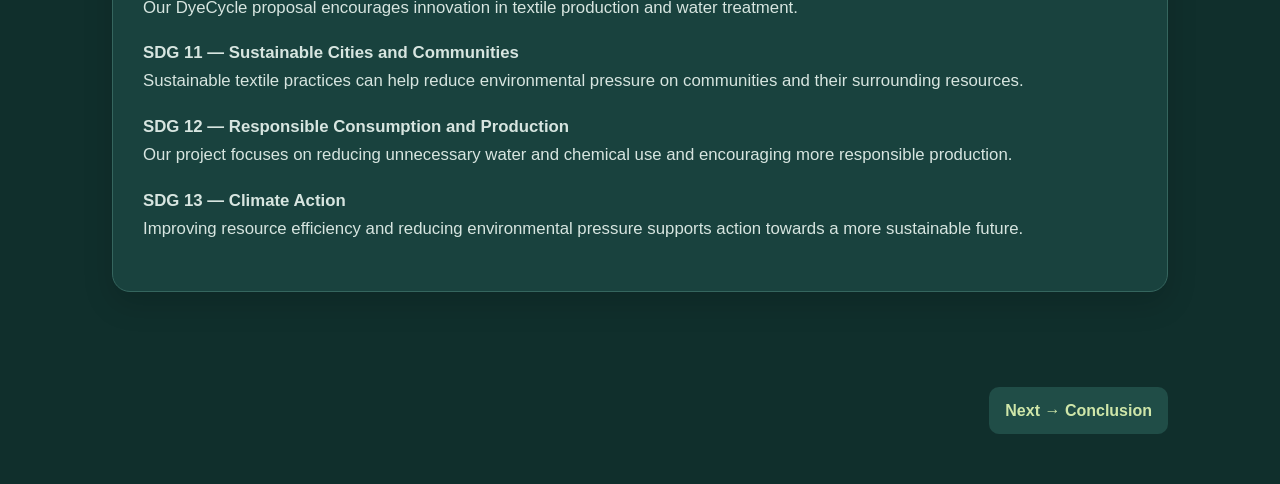
<file: hom.html>
<!DOCTYPE html>
<html lang="en">
<head>

    <title>HOM + SDGs — Textile Sustainability</title>

    <link rel="stylesheet" href="style.css">

</head>

<body>

    <!-- Navigation Bar -->
    <nav>

        <div class="logo">TEXTILE × SUSTAINABILITY</div>

        <div class="nav-links">

            <a href="index.html">Mission</a>
            <a href="cause.html">Cause</a>
            <a href="effects.html">Effects</a>
            <a href="evidence.html">Evidence</a>
            <a href="solution.html">DyeCycle</a>
            <a href="science.html">Science</a>
            <a href="maths.html">Maths</a>
            <a href="coth.html">COTH</a>
            <a href="english.html">English</a>
            <a href="hom.html" class="active">HOM + SDGs</a>
            <a href="conclusion.html">Conclusion</a>
            <a href="sources.html">Sources</a>

        </div>

    </nav>


    <!-- Main Content -->
    <main>


        <!-- Page Heading -->
        <section class="hero">

            <p class="small-heading">HOM + SDGs</p>

            <h1>
                Our Cognitive Pathways<br>
                & Sustainable Goals
            </h1>

            <p class="question">
                The thinking skills and global goals that guided our project.
            </p>

        </section>


        <!-- HOM Section -->
        <section class="content-card">

            <h2>🧠 Habits of Mind — Our Cognitive Pathways</h2>

            <p>
                Throughout the project, we used different
                <strong>Habits of Mind</strong> to guide how we researched,
                analysed information, developed ideas and communicated our
                solution.
            </p>

            <p>
                <strong>Thinking Flexibly</strong> — We explored different
                ways of improving textile production and developed DyeCycle
                as an innovative approach to water treatment and reuse.
            </p>

            <p>
                <strong>Managing Impulsivity</strong> — We considered the
                effects of material, water and chemical consumption before
                proposing more responsible textile-production practices.
            </p>

            <p>
                <strong>Gathering Data Through All Senses</strong> — We
                researched, observed and analysed information about how
                textile industries can affect their surrounding environment.
            </p>

            <p>
                <strong>Creating, Imagining, Innovating</strong> — We used
                creative thinking to develop DyeCycle, our proposed solution
                for more sustainable textile production.
            </p>

            <p>
                <strong>Listening with Understanding and Empathy</strong> —
                We considered different perspectives and used communication
                to share our ideas and advocate for sustainable change.
            </p>

        </section>


        <!-- SDG Section -->
        <section class="content-card">

            <h2>🌍 Sustainable Development Goals</h2>

            <p>
                The <strong>United Nations Sustainable Development Goals
                (SDGs)</strong> are global goals designed to address major
                social, economic and environmental challenges and promote
                a more sustainable future.
            </p>

            <p>
                <strong>SDG 9 — Industry, Innovation and Infrastructure</strong><br>
                Our DyeCycle proposal encourages innovation in textile
                production and water treatment.
            </p>

            <p>
                <strong>SDG 11 — Sustainable Cities and Communities</strong><br>
                Sustainable textile practices can help reduce environmental
                pressure on communities and their surrounding resources.
            </p>

            <p>
                <strong>SDG 12 — Responsible Consumption and Production</strong><br>
                Our project focuses on reducing unnecessary water and
                chemical use and encouraging more responsible production.
            </p>

            <p>
                <strong>SDG 13 — Climate Action</strong><br>
                Improving resource efficiency and reducing environmental
                pressure supports action towards a more sustainable future.
            </p>

        </section>


    </main>


    <!-- Footer -->
    <footer>

        <a href="conclusion.html">
            Next → Conclusion
        </a>

    </footer>

</body>
</html>
</file>
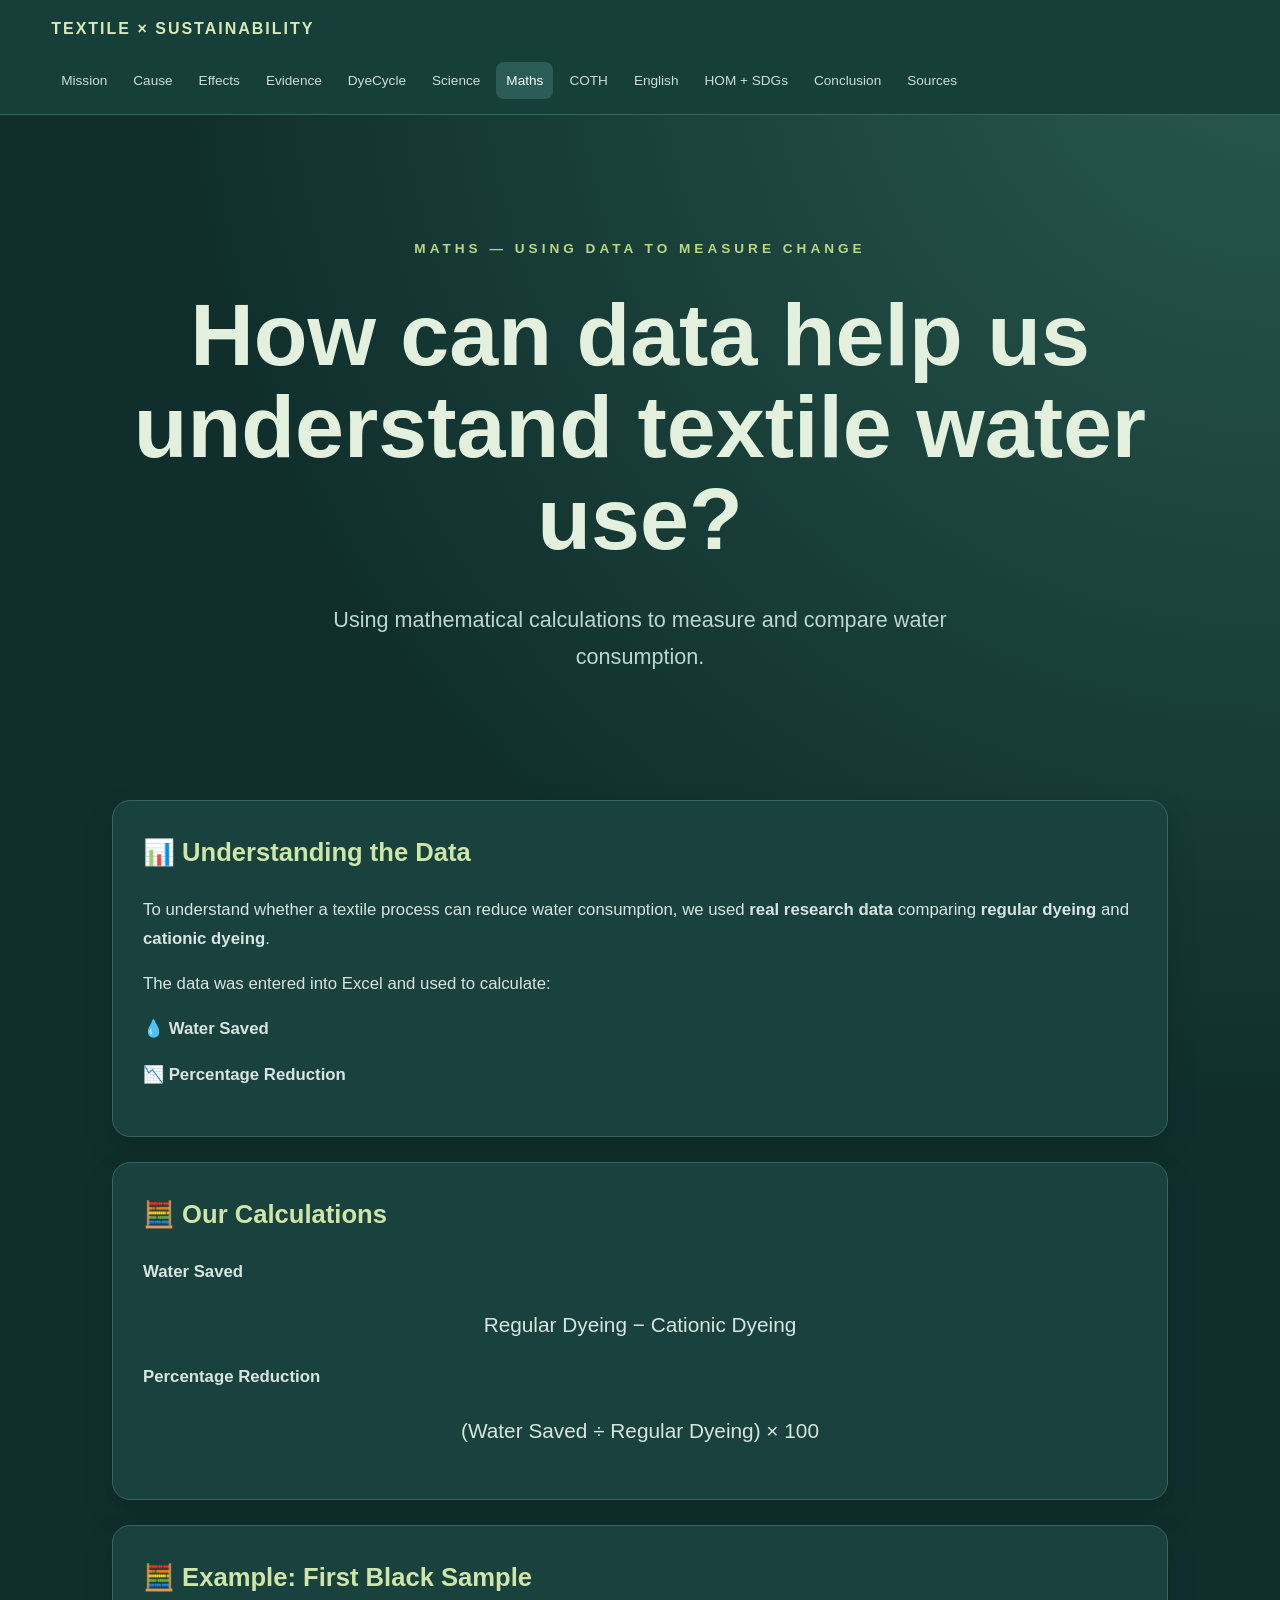
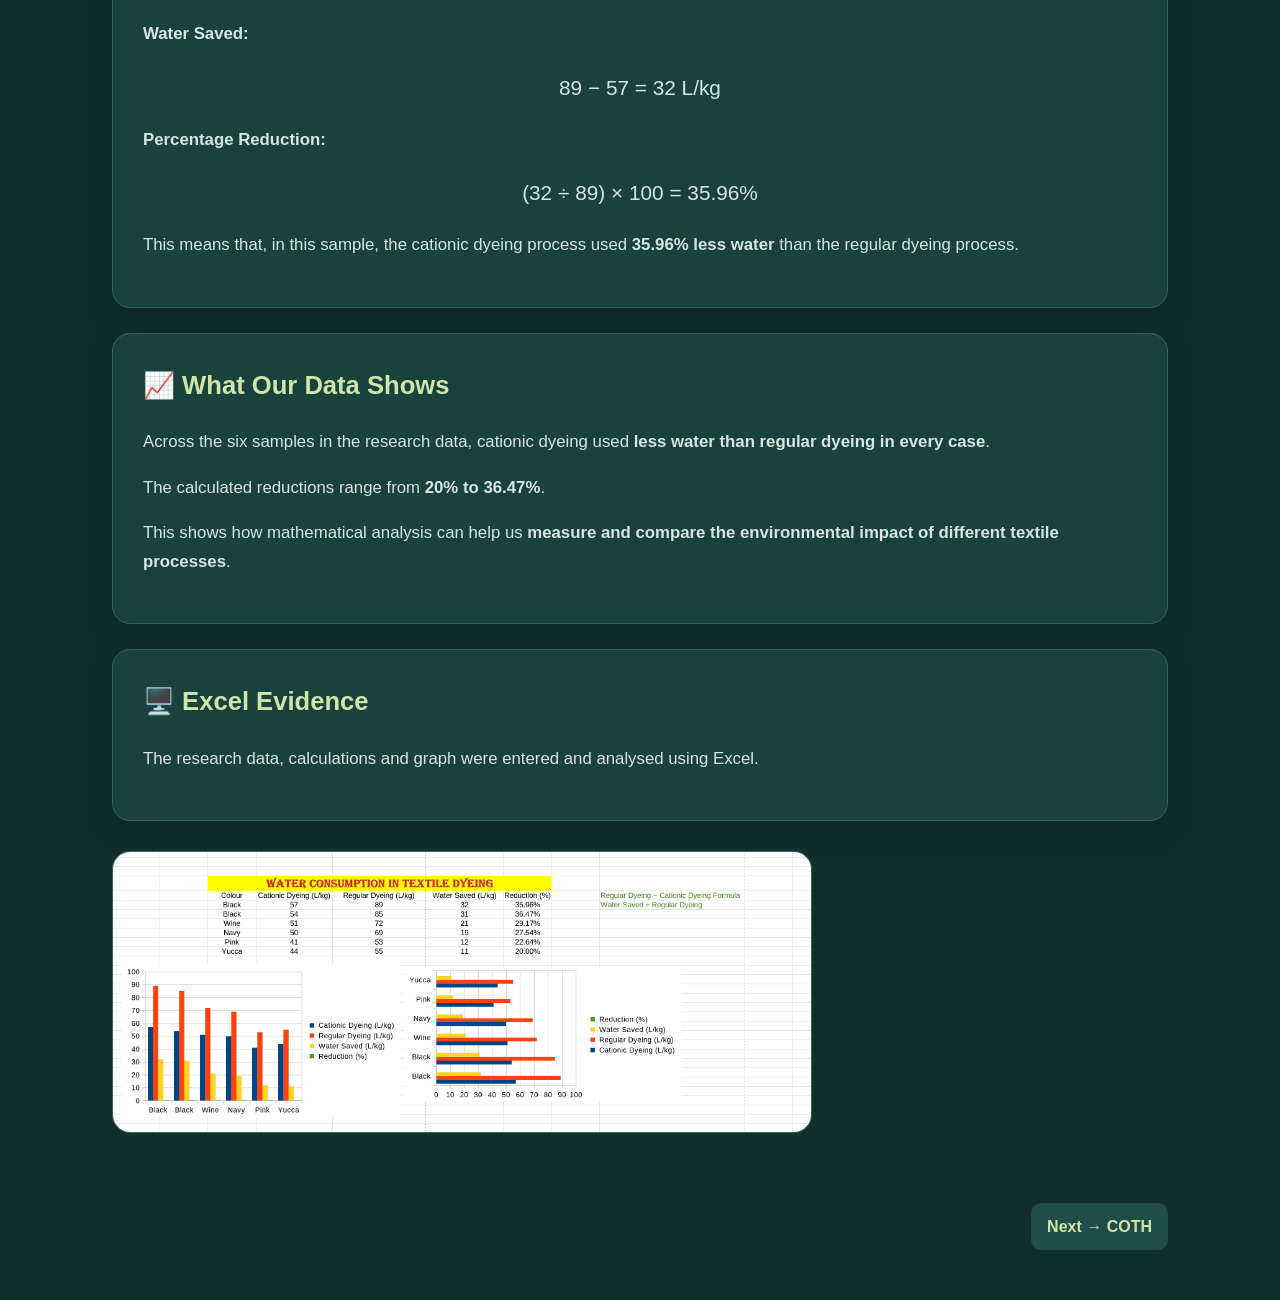
<file: maths.html>
<!DOCTYPE html>
<html lang="en">
<head>

    <title>Maths — Textile Sustainability</title>

    <link rel="stylesheet" href="style.css">

</head>

<body>

    <!-- Navigation Bar -->
    <nav>

        <div class="logo">TEXTILE × SUSTAINABILITY</div>

        <div class="nav-links">

            <a href="index.html">Mission</a>
            <a href="cause.html">Cause</a>
            <a href="effects.html">Effects</a>
            <a href="evidence.html">Evidence</a>
            <a href="solution.html">DyeCycle</a>
            <a href="science.html">Science</a>
            <a href="maths.html" class="active">Maths</a>
            <a href="coth.html">COTH</a>
            <a href="english.html">English</a>
            <a href="hom.html">HOM + SDGs</a>
            <a href="conclusion.html">Conclusion</a>
            <a href="sources.html">Sources</a>

        </div>

    </nav>


    <!-- Main Content -->
    <main>


        <!-- Page Heading -->
        <section class="hero">

            <p class="small-heading">MATHS — USING DATA TO MEASURE CHANGE</p>

            <h1>
                How can data help us<br>
                understand textile water use?
            </h1>

            <p class="question">
                Using mathematical calculations to measure and compare
                water consumption.
            </p>

        </section>


        <!-- Introduction -->
        <section class="content-card">

            <h2>📊 Understanding the Data</h2>

            <p>
                To understand whether a textile process can reduce water
                consumption, we used <strong>real research data</strong>
                comparing <strong>regular dyeing</strong> and
                <strong>cationic dyeing</strong>.
            </p>

            <p>
                The data was entered into Excel and used to calculate:
            </p>

            <p>
                <strong>💧 Water Saved</strong>
            </p>

            <p>
                <strong>📉 Percentage Reduction</strong>
            </p>

        </section>


        <!-- Calculations -->
        <section class="content-card">

            <h2>🧮 Our Calculations</h2>

            <p>
                <strong>Water Saved</strong>
            </p>

            <p style="text-align: center; font-size: 1.3rem;">
                Regular Dyeing − Cationic Dyeing
            </p>

            <p>
                <strong>Percentage Reduction</strong>
            </p>

            <p style="text-align: center; font-size: 1.3rem;">
                (Water Saved ÷ Regular Dyeing) × 100
            </p>

        </section>


        <!-- Example -->
        <section class="content-card">

            <h2>🧮 Example: First Black Sample</h2>

            <p>
                <strong>Water Saved:</strong>
            </p>

            <p style="text-align: center; font-size: 1.3rem;">
                89 − 57 = 32 L/kg
            </p>

            <p>
                <strong>Percentage Reduction:</strong>
            </p>

            <p style="text-align: center; font-size: 1.3rem;">
                (32 ÷ 89) × 100 = 35.96%
            </p>

            <p>
                This means that, in this sample, the cationic dyeing process
                used <strong>35.96% less water</strong> than the regular
                dyeing process.
            </p>

        </section>


        <!-- What Data Shows -->
        <section class="content-card">

            <h2>📈 What Our Data Shows</h2>

            <p>
                Across the six samples in the research data, cationic dyeing
                used <strong>less water than regular dyeing in every case</strong>.
            </p>

            <p>
                The calculated reductions range from
                <strong>20% to 36.47%</strong>.
            </p>

            <p>
                This shows how mathematical analysis can help us
                <strong>measure and compare the environmental impact of
                different textile processes</strong>.
            </p>

        </section>


        <!-- Excel Evidence -->
        <section class="content-card">

            <h2>🖥️ Excel Evidence</h2>

            <p>
                The research data, calculations and graph were entered
                and analysed using Excel.
            </p>

        </section>


        <!-- Excel Image -->
        <section class="image-section" style="text-align: center;">

            <img
                src="Excel Evidence.png"
                alt="Excel evidence showing textile water use calculations and graph"
                style="width: 700px; height: auto;"
            >

        </section>


    </main>


    <!-- Footer -->
    <footer>

        <a href="coth.html">
            Next → COTH
        </a>

    </footer>

</body>
</html>
</file>
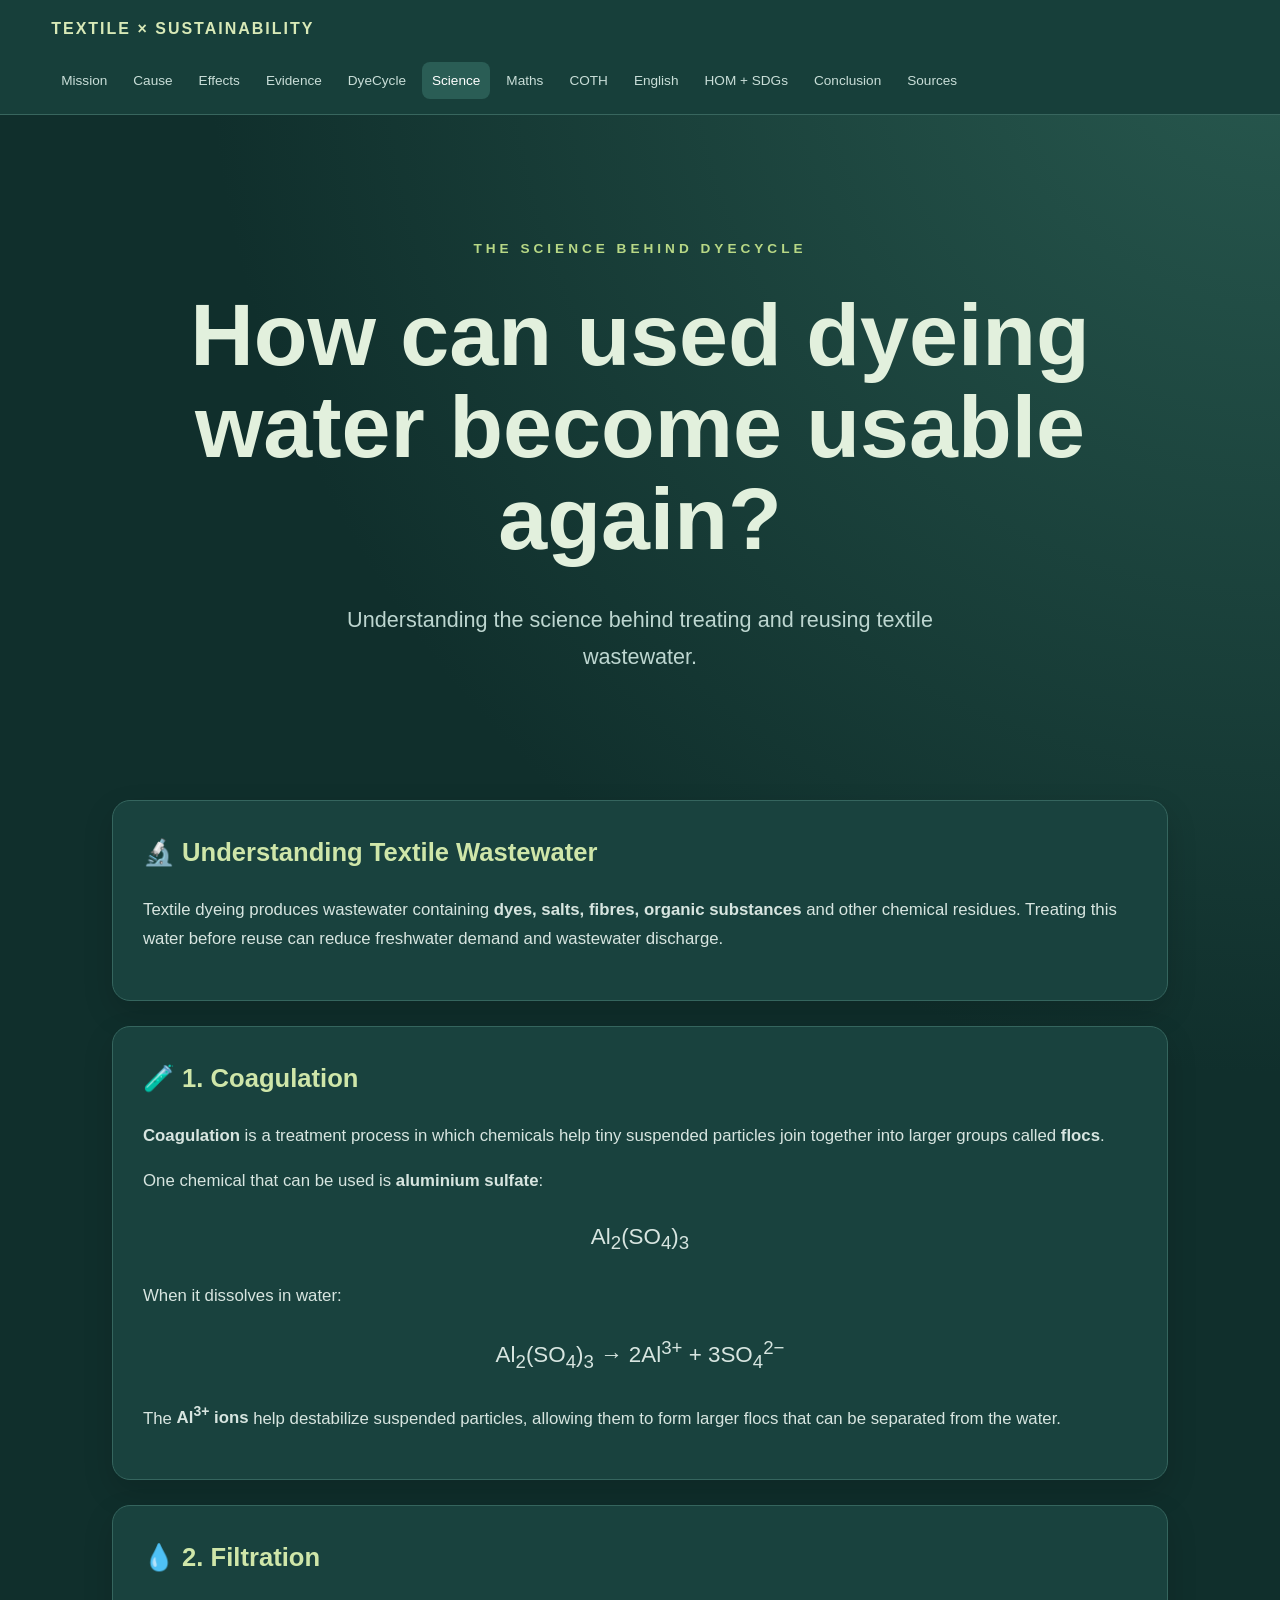
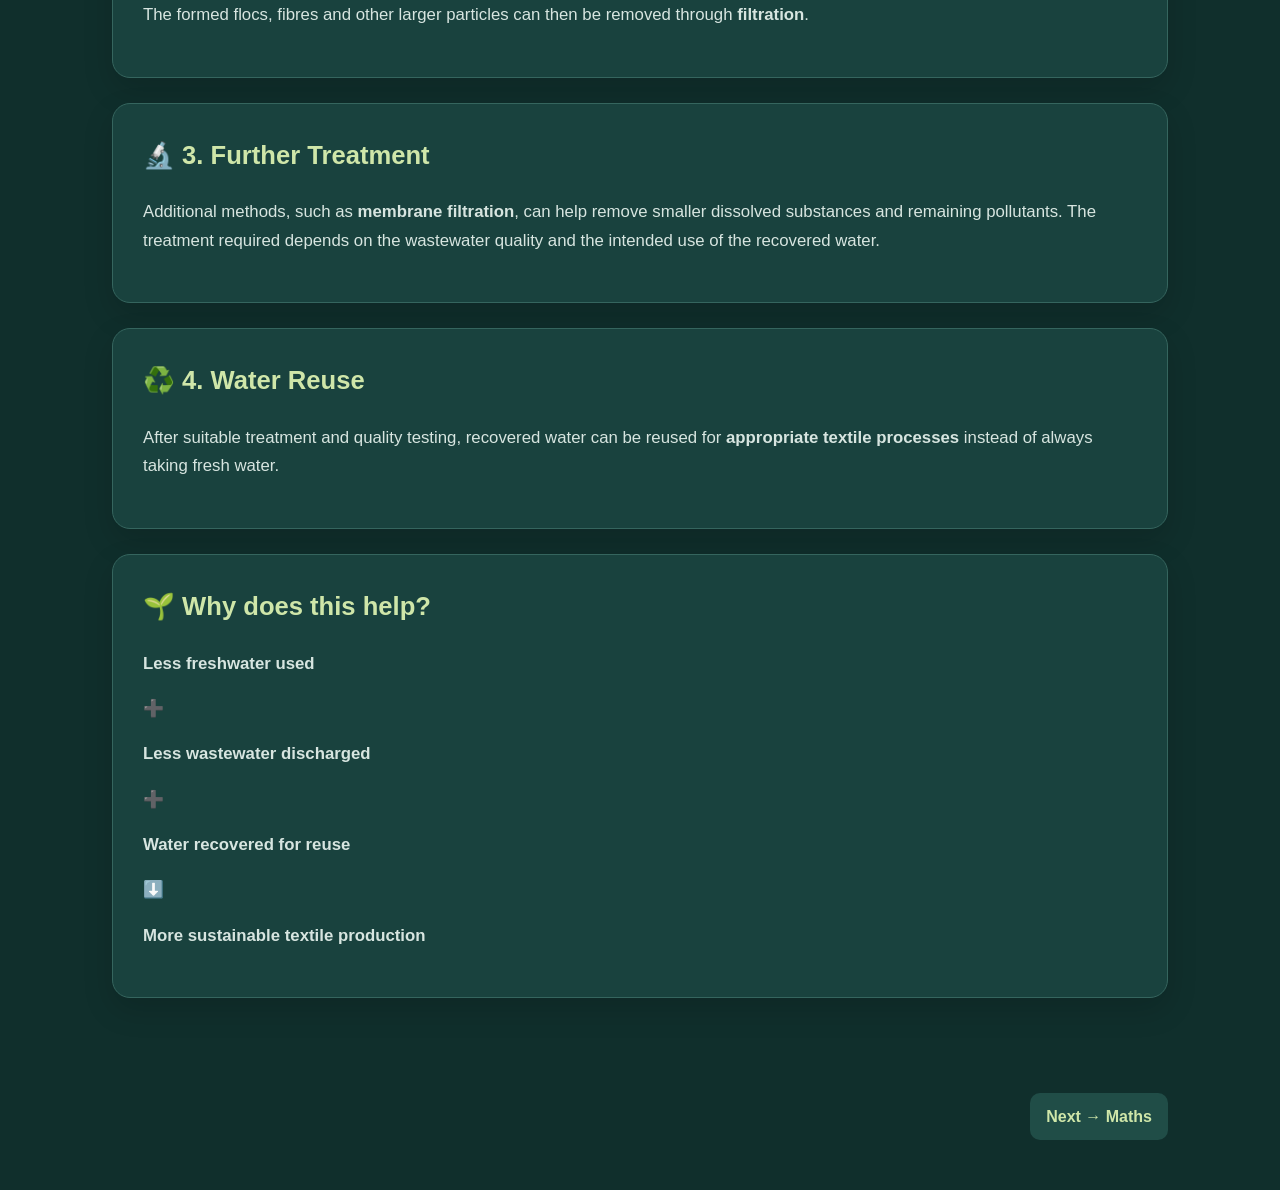
<file: science.html>
<!DOCTYPE html>
<html lang="en">
<head>

    <title>Science — DyeCycle</title>

    <link rel="stylesheet" href="style.css">

</head>

<body>

    <!-- Navigation Bar -->
    <nav>

        <div class="logo">TEXTILE × SUSTAINABILITY</div>

        <div class="nav-links">

            <a href="index.html">Mission</a>
            <a href="cause.html">Cause</a>
            <a href="effects.html">Effects</a>
            <a href="evidence.html">Evidence</a>
            <a href="solution.html">DyeCycle</a>
            <a href="science.html" class="active">Science</a>
            <a href="maths.html">Maths</a>
            <a href="coth.html">COTH</a>
            <a href="english.html">English</a>
            <a href="hom.html">HOM + SDGs</a>
            <a href="conclusion.html">Conclusion</a>
            <a href="sources.html">Sources</a>

        </div>

    </nav>


    <!-- Main Content -->
    <main>


        <!-- Page Heading -->
        <section class="hero">

            <p class="small-heading">THE SCIENCE BEHIND DYECYCLE</p>

            <h1>
                How can used dyeing<br>
                water become usable again?
            </h1>

            <p class="question">
                Understanding the science behind treating and reusing
                textile wastewater.
            </p>

        </section>


        <!-- Introduction -->
        <section class="content-card">

            <h2>🔬 Understanding Textile Wastewater</h2>

            <p>
                Textile dyeing produces wastewater containing
                <strong>dyes, salts, fibres, organic substances</strong>
                and other chemical residues. Treating this water before
                reuse can reduce freshwater demand and wastewater discharge.
            </p>

        </section>


        <!-- Coagulation -->
        <section class="content-card">

            <h2>🧪 1. Coagulation</h2>

            <p>
                <strong>Coagulation</strong> is a treatment process in which
                chemicals help tiny suspended particles join together into
                larger groups called <strong>flocs</strong>.
            </p>

            <p>
                One chemical that can be used is
                <strong>aluminium sulfate</strong>:
            </p>

            <p style="text-align: center; font-size: 1.4rem;">
                Al<sub>2</sub>(SO<sub>4</sub>)<sub>3</sub>
            </p>

            <p>
                When it dissolves in water:
            </p>

            <p style="text-align: center; font-size: 1.4rem;">
                Al<sub>2</sub>(SO<sub>4</sub>)<sub>3</sub>
                → 2Al<sup>3+</sup> + 3SO<sub>4</sub><sup>2−</sup>
            </p>

            <p>
                The <strong>Al<sup>3+</sup> ions</strong> help destabilize
                suspended particles, allowing them to form larger flocs
                that can be separated from the water.
            </p>

        </section>


        <!-- Filtration -->
        <section class="content-card">

            <h2>💧 2. Filtration</h2>

            <p>
                The formed flocs, fibres and other larger particles can
                then be removed through <strong>filtration</strong>.
            </p>

        </section>


        <!-- Further Treatment -->
        <section class="content-card">

            <h2>🔬 3. Further Treatment</h2>

            <p>
                Additional methods, such as <strong>membrane filtration</strong>,
                can help remove smaller dissolved substances and remaining
                pollutants. The treatment required depends on the wastewater
                quality and the intended use of the recovered water.
            </p>

        </section>


        <!-- Water Reuse -->
        <section class="content-card">

            <h2>♻️ 4. Water Reuse</h2>

            <p>
                After suitable treatment and quality testing, recovered
                water can be reused for <strong>appropriate textile
                processes</strong> instead of always taking fresh water.
            </p>

        </section>


        <!-- Why Does This Help -->
        <section class="content-card">

            <h2>🌱 Why does this help?</h2>

            <p>
                <strong>Less freshwater used</strong>
            </p>

            <p>➕</p>

            <p>
                <strong>Less wastewater discharged</strong>
            </p>

            <p>➕</p>

            <p>
                <strong>Water recovered for reuse</strong>
            </p>

            <p>⬇️</p>

            <p>
                <strong>More sustainable textile production</strong>
            </p>

        </section>


    </main>


    <!-- Footer -->
    <footer>

        <a href="maths.html">
            Next → Maths
        </a>

    </footer>

</body>
</html>
</file>
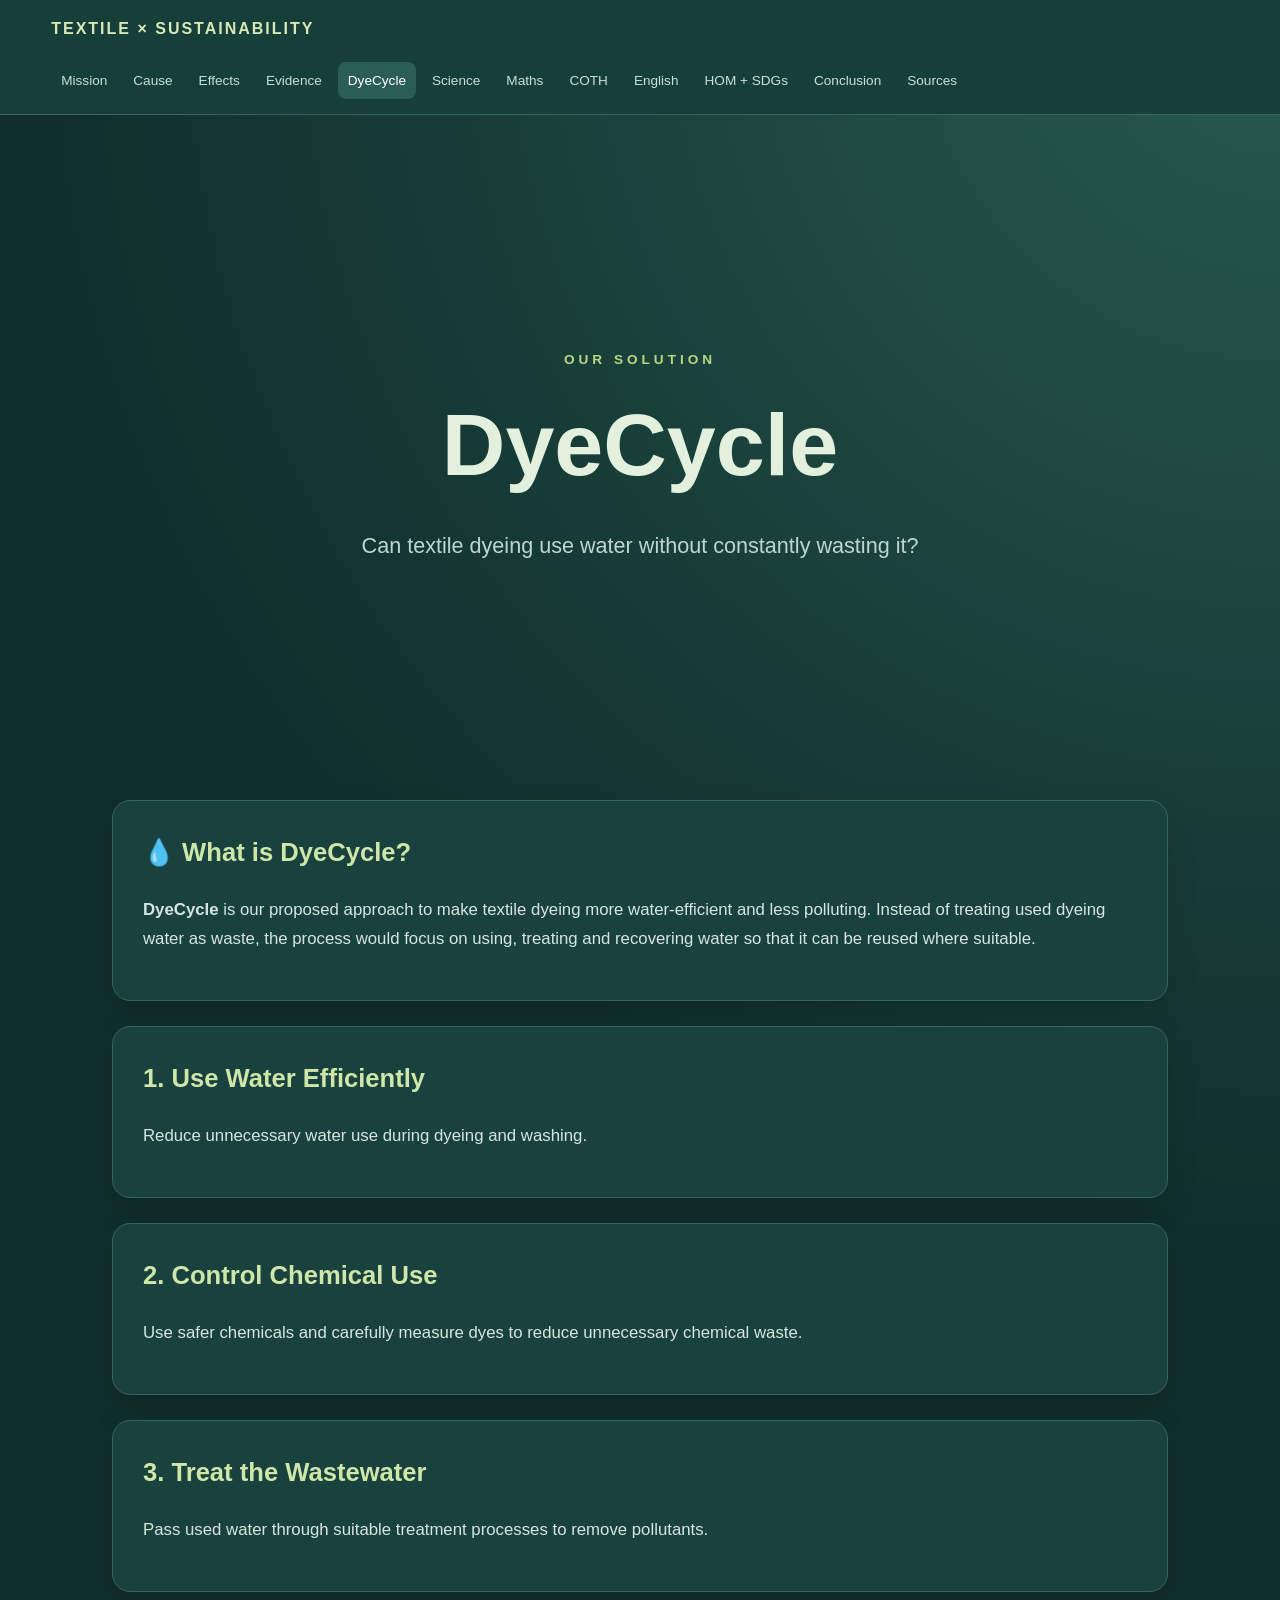
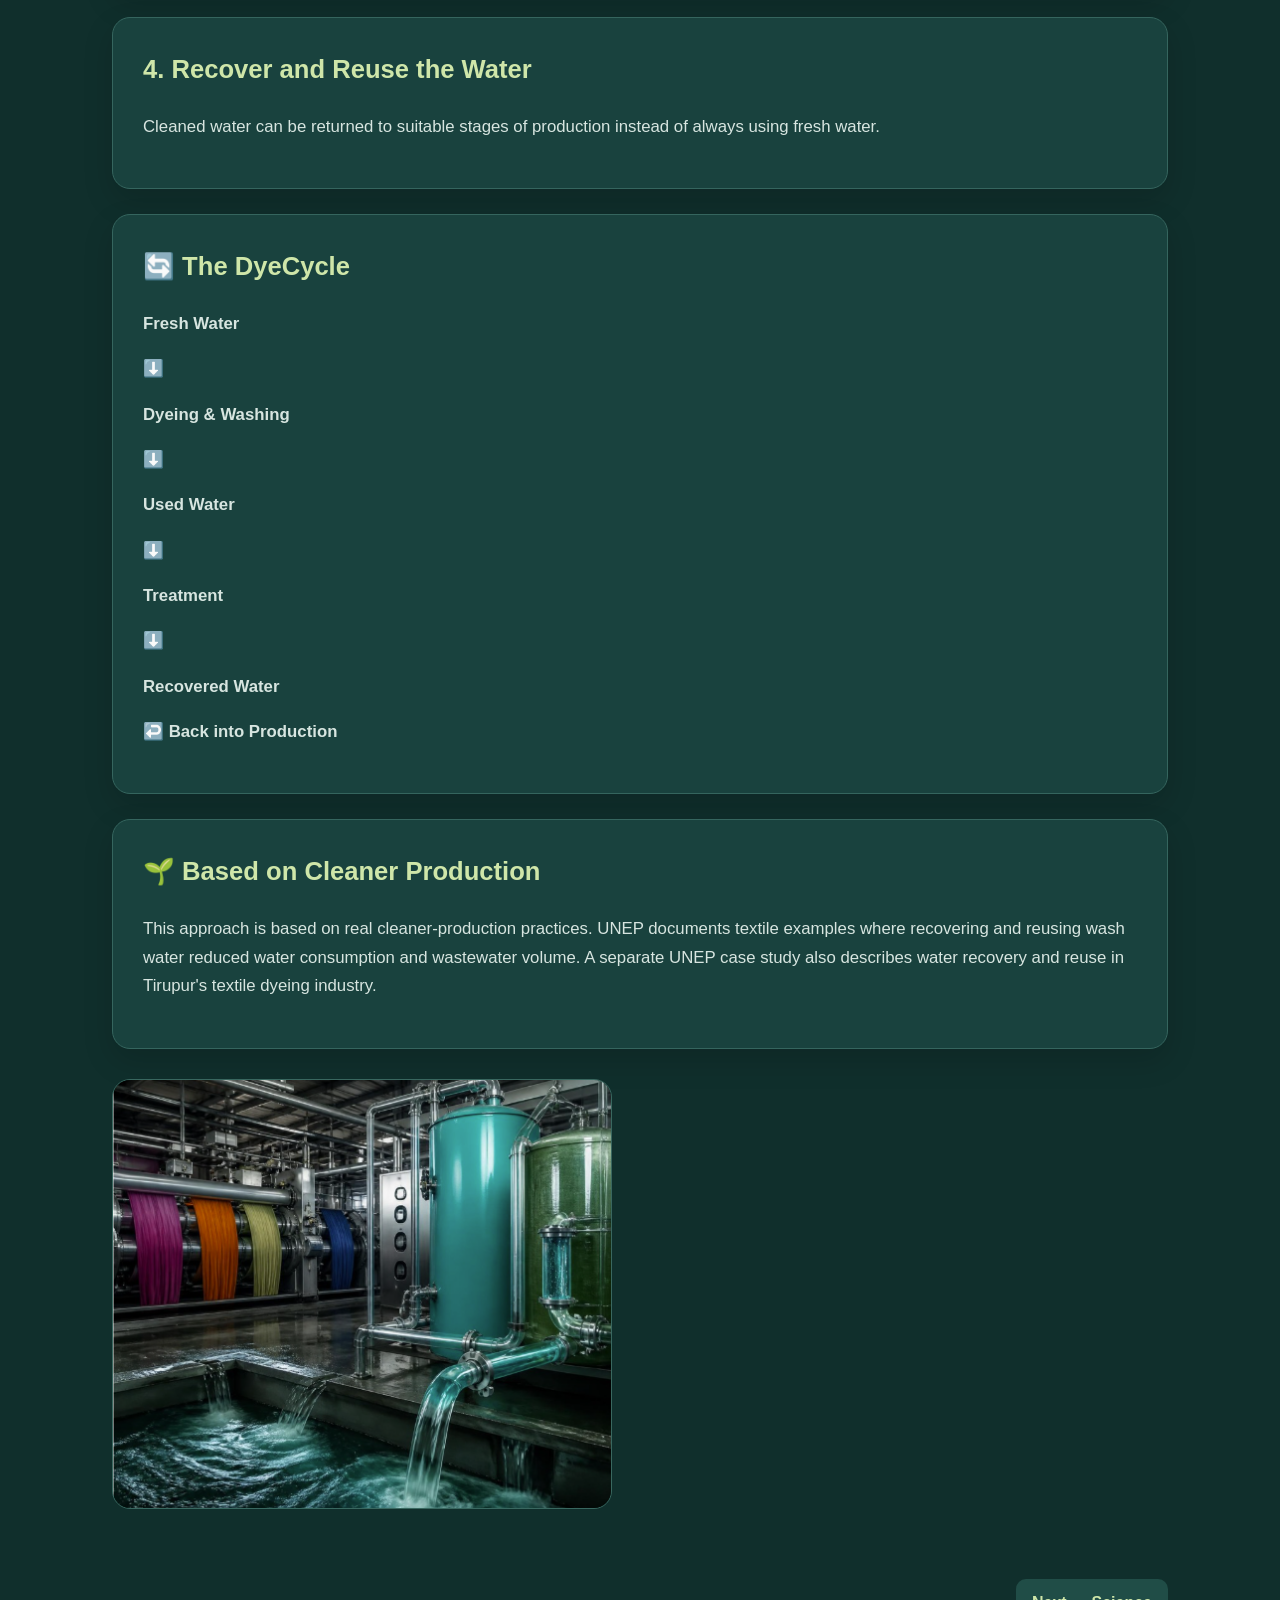
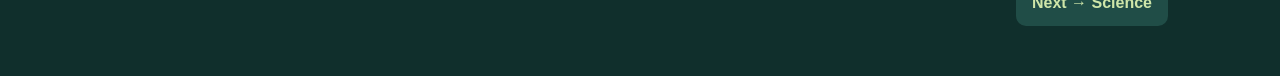
<file: solution.html>
<!DOCTYPE html>
<html lang="en">
<head>

    <title>DyeCycle — Textile Sustainability</title>

    <link rel="stylesheet" href="style.css">
</head>

<body>

    <!-- Navigation Bar -->
    <nav>
        <div class="logo">TEXTILE × SUSTAINABILITY</div>

        <div class="nav-links">
            <a href="index.html">Mission</a>
            <a href="cause.html">Cause</a>
            <a href="effects.html">Effects</a>
            <a href="evidence.html">Evidence</a>
            <a href="solution.html" class="active">DyeCycle</a>
            <a href="science.html">Science</a>
            <a href="maths.html">Maths</a>
            <a href="coth.html">COTH</a>
            <a href="english.html">English</a>
            <a href="hom.html">HOM + SDGs</a>
            <a href="conclusion.html">Conclusion</a>
            <a href="sources.html">Sources</a>
        </div>
    </nav>


    <!-- Main Content -->
    <main>

        <!-- Page Heading -->
        <section class="hero">

            <p class="small-heading">OUR SOLUTION</p>

            <h1>
                DyeCycle
            </h1>

            <p class="question">
                Can textile dyeing use water without constantly wasting it?
            </p>

        </section>


        <!-- Introduction -->
        <section class="content-card">

            <h2>💧 What is DyeCycle?</h2>

            <p>
                <strong>DyeCycle</strong> is our proposed approach to make
                textile dyeing more water-efficient and less polluting.
                Instead of treating used dyeing water as waste, the process
                would focus on using, treating and recovering water so that
                it can be reused where suitable.
            </p>

        </section>


        <!-- Step 1 -->
        <section class="content-card">

            <h2>1. Use Water Efficiently</h2>

            <p>
                Reduce unnecessary water use during dyeing and washing.
            </p>

        </section>


        <!-- Step 2 -->
        <section class="content-card">

            <h2>2. Control Chemical Use</h2>

            <p>
                Use safer chemicals and carefully measure dyes to reduce
                unnecessary chemical waste.
            </p>

        </section>


        <!-- Step 3 -->
        <section class="content-card">

            <h2>3. Treat the Wastewater</h2>

            <p>
                Pass used water through suitable treatment processes to
                remove pollutants.
            </p>

        </section>


        <!-- Step 4 -->
        <section class="content-card">

            <h2>4. Recover and Reuse the Water</h2>

            <p>
                Cleaned water can be returned to suitable stages of
                production instead of always using fresh water.
            </p>

        </section>


        <!-- DyeCycle Process -->
        <section class="content-card">

            <h2>🔄 The DyeCycle</h2>

            <p>
                <strong>Fresh Water</strong>
            </p>

            <p>⬇️</p>

            <p>
                <strong>Dyeing & Washing</strong>
            </p>

            <p>⬇️</p>

            <p>
                <strong>Used Water</strong>
            </p>

            <p>⬇️</p>

            <p>
                <strong>Treatment</strong>
            </p>

            <p>⬇️</p>

            <p>
                <strong>Recovered Water</strong>
            </p>

            <p>
                ↩️ <strong>Back into Production</strong>
            </p>

        </section>


        <!-- Research Basis -->
        <section class="content-card">

            <h2>🌱 Based on Cleaner Production</h2>

            <p>
                This approach is based on real cleaner-production practices.
                UNEP documents textile examples where recovering and reusing
                wash water reduced water consumption and wastewater volume.
                A separate UNEP case study also describes water recovery and
                reuse in Tirupur's textile dyeing industry.
            </p>

        </section>


        <!-- DyeCycle Image -->
        <section class="image-section" style="text-align: center;">

            <img
                src="DyeCycle.png"
                alt="DyeCycle textile water recycling system"
                style="width: 500px; height: auto;"
            >

        </section>

    </main>


    <!-- Footer -->
    <footer>

        <a href="science.html">
            Next → Science
        </a>

    </footer>

</body>
</html>
</file>
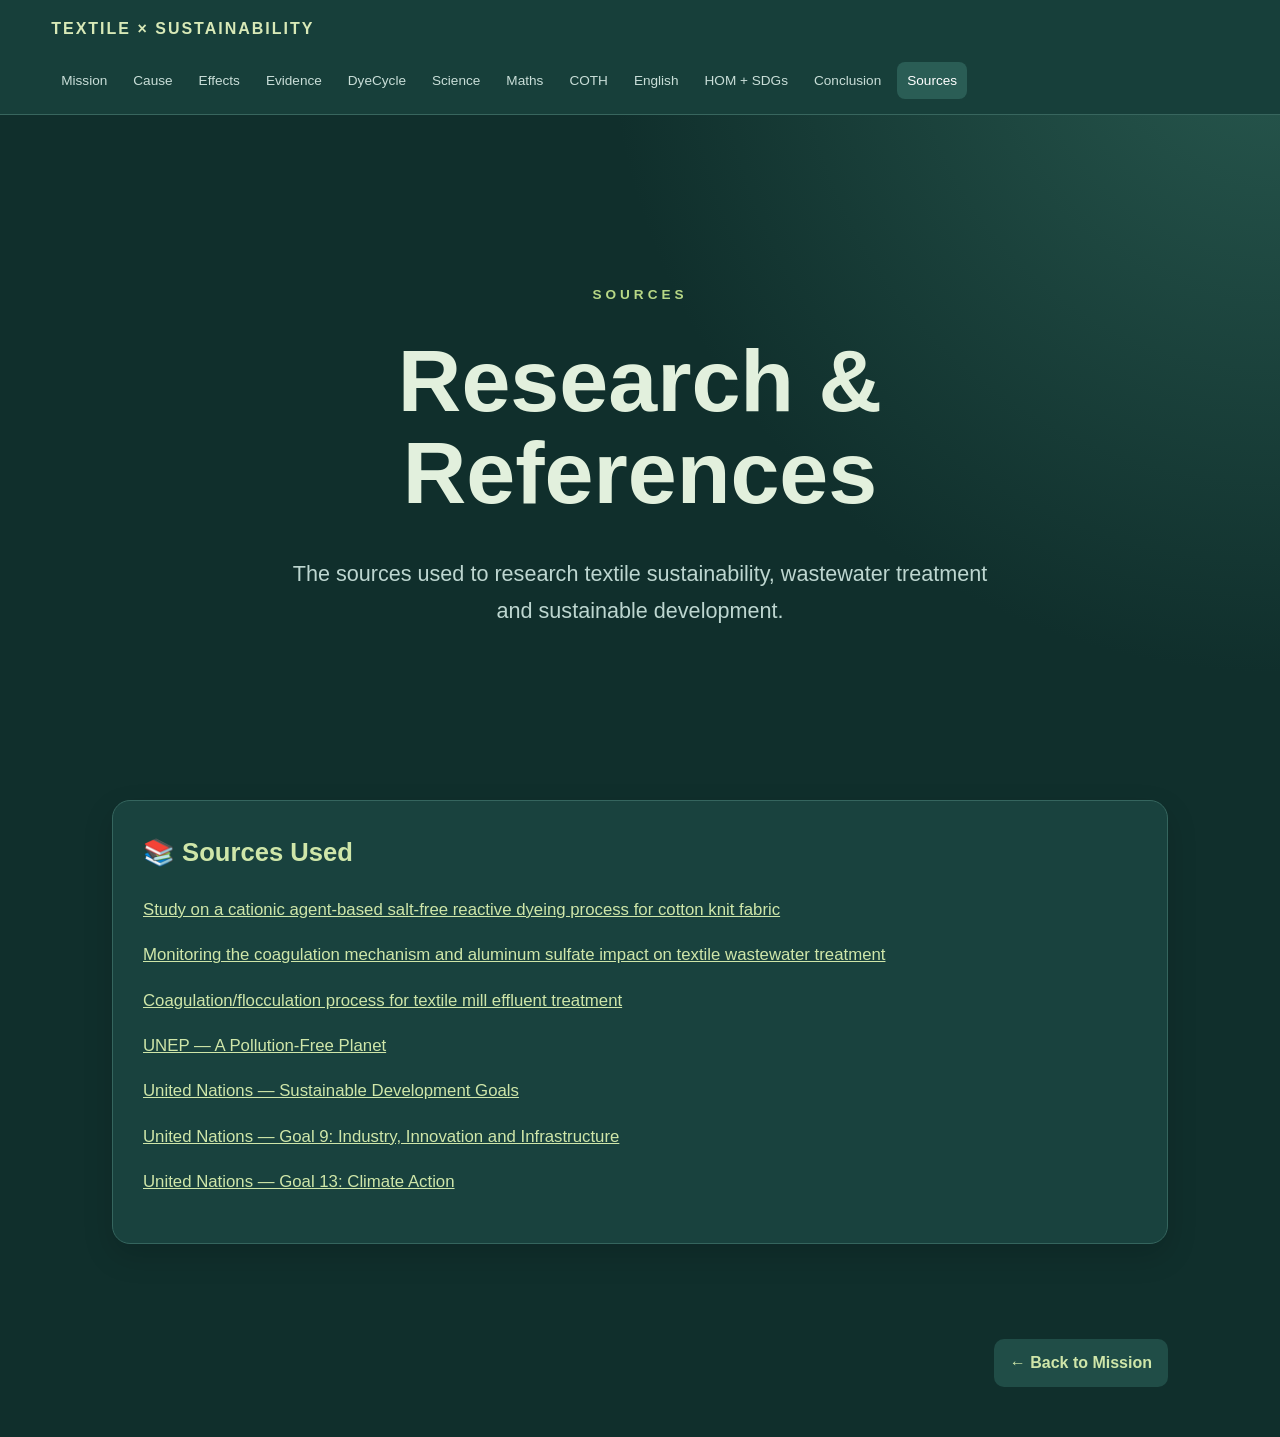
<file: sources.html>
<!DOCTYPE html>
<html lang="en">
<head>

    <title>Sources — Textile Sustainability</title>

    <link rel="stylesheet" href="style.css">

</head>

<body>

    <!-- Navigation Bar -->
    <nav>

        <div class="logo">TEXTILE × SUSTAINABILITY</div>

        <div class="nav-links">

            <a href="index.html">Mission</a>
            <a href="cause.html">Cause</a>
            <a href="effects.html">Effects</a>
            <a href="evidence.html">Evidence</a>
            <a href="solution.html">DyeCycle</a>
            <a href="science.html">Science</a>
            <a href="maths.html">Maths</a>
            <a href="coth.html">COTH</a>
            <a href="english.html">English</a>
            <a href="hom.html">HOM + SDGs</a>
            <a href="conclusion.html">Conclusion</a>
            <a href="sources.html" class="active">Sources</a>

        </div>

    </nav>


    <!-- Main Content -->
    <main>


        <!-- Page Heading -->
        <section class="hero">

            <p class="small-heading">SOURCES</p>

            <h1>
                Research &<br>
                References
            </h1>

            <p class="question">
                The sources used to research textile sustainability,
                wastewater treatment and sustainable development.
            </p>

        </section>


        <!-- Sources -->
        <section class="content-card">

            <h2>📚 Sources Used</h2>

            <p>
                <a
                    href="https://pmc.ncbi.nlm.nih.gov/articles/PMC10558619/"
                    target="_blank"
                    style="color: #cfe6a9;"
                >
                    Study on a cationic agent-based salt-free reactive dyeing
                    process for cotton knit fabric
                </a>
            </p>


            <p>
                <a
                    href="https://www.sciencedirect.com/science/article/pii/S0019452224003819"
                    target="_blank"
                    style="color: #cfe6a9;"
                >
                    Monitoring the coagulation mechanism and aluminum sulfate
                    impact on textile wastewater treatment
                </a>
            </p>


            <p>
                <a
                    href="https://www.tandfonline.com/doi/full/10.1080/19397038.2020.1842547"
                    target="_blank"
                    style="color: #cfe6a9;"
                >
                    Coagulation/flocculation process for textile mill effluent
                    treatment
                </a>
            </p>


            <p>
                <a
                    href="https://www.unep.org/interactives/beat-pollution/"
                    target="_blank"
                    style="color: #cfe6a9;"
                >
                    UNEP — A Pollution-Free Planet
                </a>
            </p>


            <p>
                <a
                    href="https://sdgs.un.org/2030agenda"
                    target="_blank"
                    style="color: #cfe6a9;"
                >
                    United Nations — Sustainable Development Goals
                </a>
            </p>


            <p>
                <a
                    href="https://www.un.org/sustainabledevelopment/infrastructure-industrialization/"
                    target="_blank"
                    style="color: #cfe6a9;"
                >
                    United Nations — Goal 9: Industry, Innovation and
                    Infrastructure
                </a>
            </p>


            <p>
                <a
                    href="https://www.un.org/sustainabledevelopment/climate-change/"
                    target="_blank"
                    style="color: #cfe6a9;"
                >
                    United Nations — Goal 13: Climate Action
                </a>
            </p>

        </section>


    </main>


    <!-- Footer -->
    <footer>

        <a href="index.html">
            ← Back to Mission
        </a>

    </footer>

</body>
</html>
</file>
<file: style.css>
* {
    box-sizing: border-box;
}

html {
    scroll-behavior: smooth;
}

body {
    margin: 0;
    font-family: "Segoe UI", Arial, sans-serif;

    background:
        radial-gradient(circle at top right, #28594f 0%, transparent 35%),
        #102f2c;

    color: #e7f1ed;

    line-height: 1.7;
}

nav {
    position: sticky;
    top: 0;
    z-index: 100;

    background: #173f3a;

    border-bottom: 1px solid #38665e;

    padding: 15px 4%;

    display: flex;
    align-items: center;
    justify-content: space-between;

    gap: 20px;

    flex-wrap: wrap;
}

.logo {
    font-weight: 700;
    letter-spacing: 2px;
    color: #d8e9b7;
}

.nav-links {
    display: flex;
    flex-wrap: wrap;
    justify-content: center;
    gap: 6px;
}

.nav-links a {
    text-decoration: none;
    color: #c9ded8;

    padding: 7px 10px;

    border-radius: 8px;

    font-size: 0.85rem;

    transition: 0.25s;
}

.nav-links a:hover,
.nav-links a.active {
    background: #2a5d55;
    color: white;
}

main {
    max-width: 1100px;

    margin: auto;

    padding: 30px 22px 60px;
}
.hero {
    min-height: 70vh;

    display: flex;
    flex-direction: column;

    justify-content: center;
    align-items: center;

    text-align: center;

    padding: 70px 20px;
}

.small-heading {
    color: #b8d886;

    letter-spacing: 4px;

    font-size: 0.85rem;

    font-weight: bold;
}

.hero h1 {
    font-size: clamp(2.8rem, 7vw, 5.5rem);

    line-height: 1.05;

    margin: 15px 0;

    color: #e2f0dd;
}

.question {
    font-size: 1.35rem;

    color: #bdd6d0;

    max-width: 700px;
}

.quote {
    margin-top: 25px;

    max-width: 720px;

    padding-left: 20px;

    border-left: 3px solid #a9cc79;

    color: #d4e4c5;

    font-size: 1.1rem;

    font-style: italic;
}

.content-card {
    background: #19423e;

    border: 1px solid #35655e;

    border-radius: 18px;

    padding: 30px;

    margin: 25px 0;

    box-shadow: 0 12px 30px rgba(0, 0, 0, 0.15);
}

.content-card h2 {
    margin-top: 0;

    color: #cfe6a9;

    font-size: 1.6rem;
}

.content-card p {
    color: #d7e5e0;

    font-size: 1.05rem;
}


.image-section {
    margin-top: 30px;
}

.image-section img {
    width: 100%;

    max-height: 430px;

    object-fit: cover;

    border-radius: 18px;

    border: 1px solid #39675f;

    display: block;
}

footer {
    max-width: 1100px;

    margin: auto;

    padding: 10px 22px 50px;

    display: flex;

    justify-content: flex-end;
}

footer a {
    text-decoration: none;

    color: #cfe6a9;

    font-weight: 600;

    padding: 10px 16px;

    border-radius: 10px;

    background: #204d47;

    transition: 0.25s;
}

footer a:hover {
    background: #2c6259;
}

@media (max-width: 800px) {

    nav {
        justify-content: center;
    }

    .logo {
        width: 100%;
        text-align: center;
    }

    .hero h1 {
        font-size: 3rem;
    }

    .question {
        font-size: 1.1rem;
    }

}
</file>
